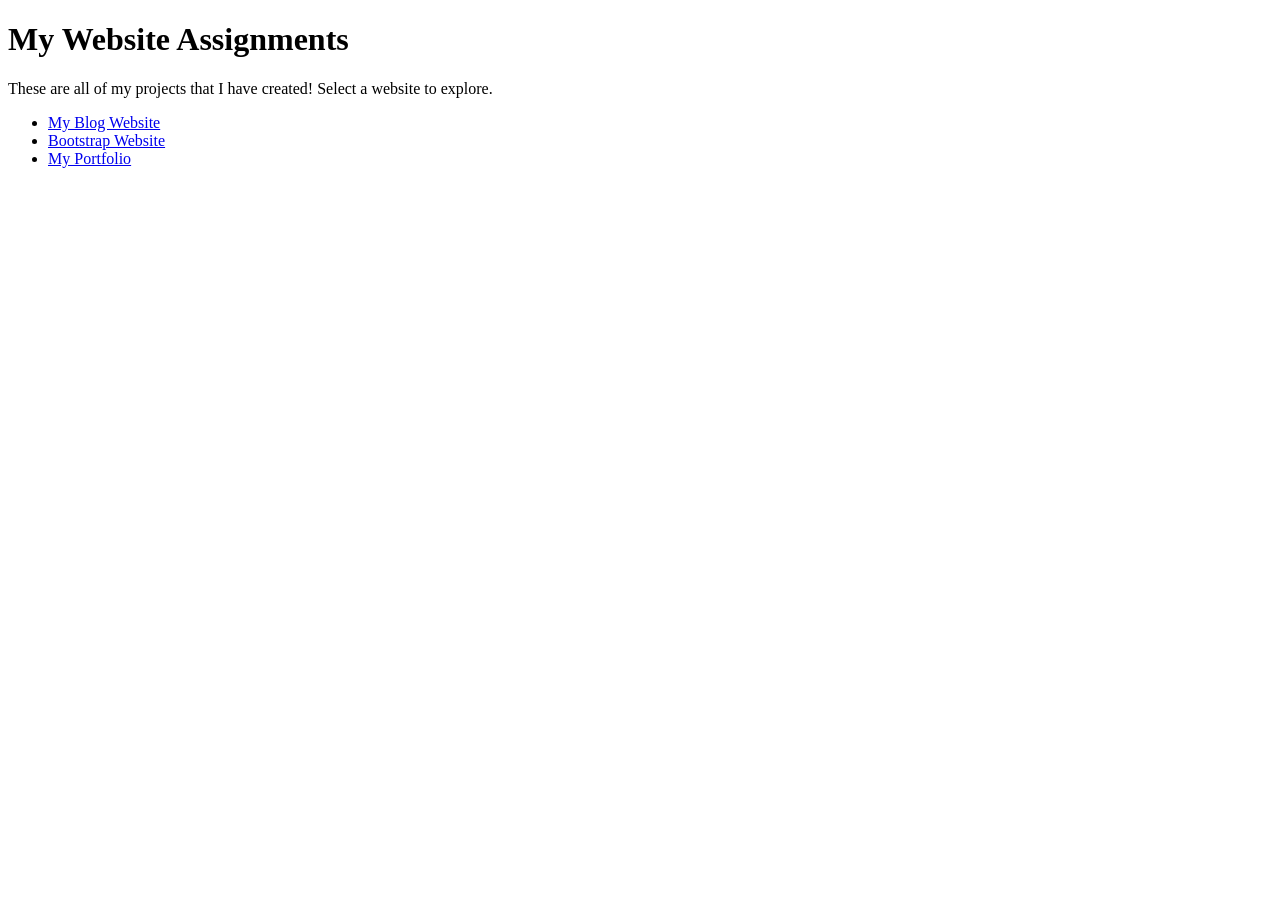
<file: index.html>
<!DOCTYPE html>
<html lang="en">
<head>
	<meta name="viewport" content="width=device-width, initial-scale=1.0">
	<title>My Website Portfolio</title>
</head>

<body>
	<h1>My Website Assignments</h1>
	<p> These are all of my projects that I have created! Select a website to explore.</p>
	
	<ul>
		<li><a href="fivepagews\index.html">My Blog Website</a></li>
		<li><a href="bootstrapws\index.html">Bootstrap Website</a></li>
		<li><a href="portfolio\index.html">My Portfolio</a></li>
	</ul>
	
</body>
</html>
</file>
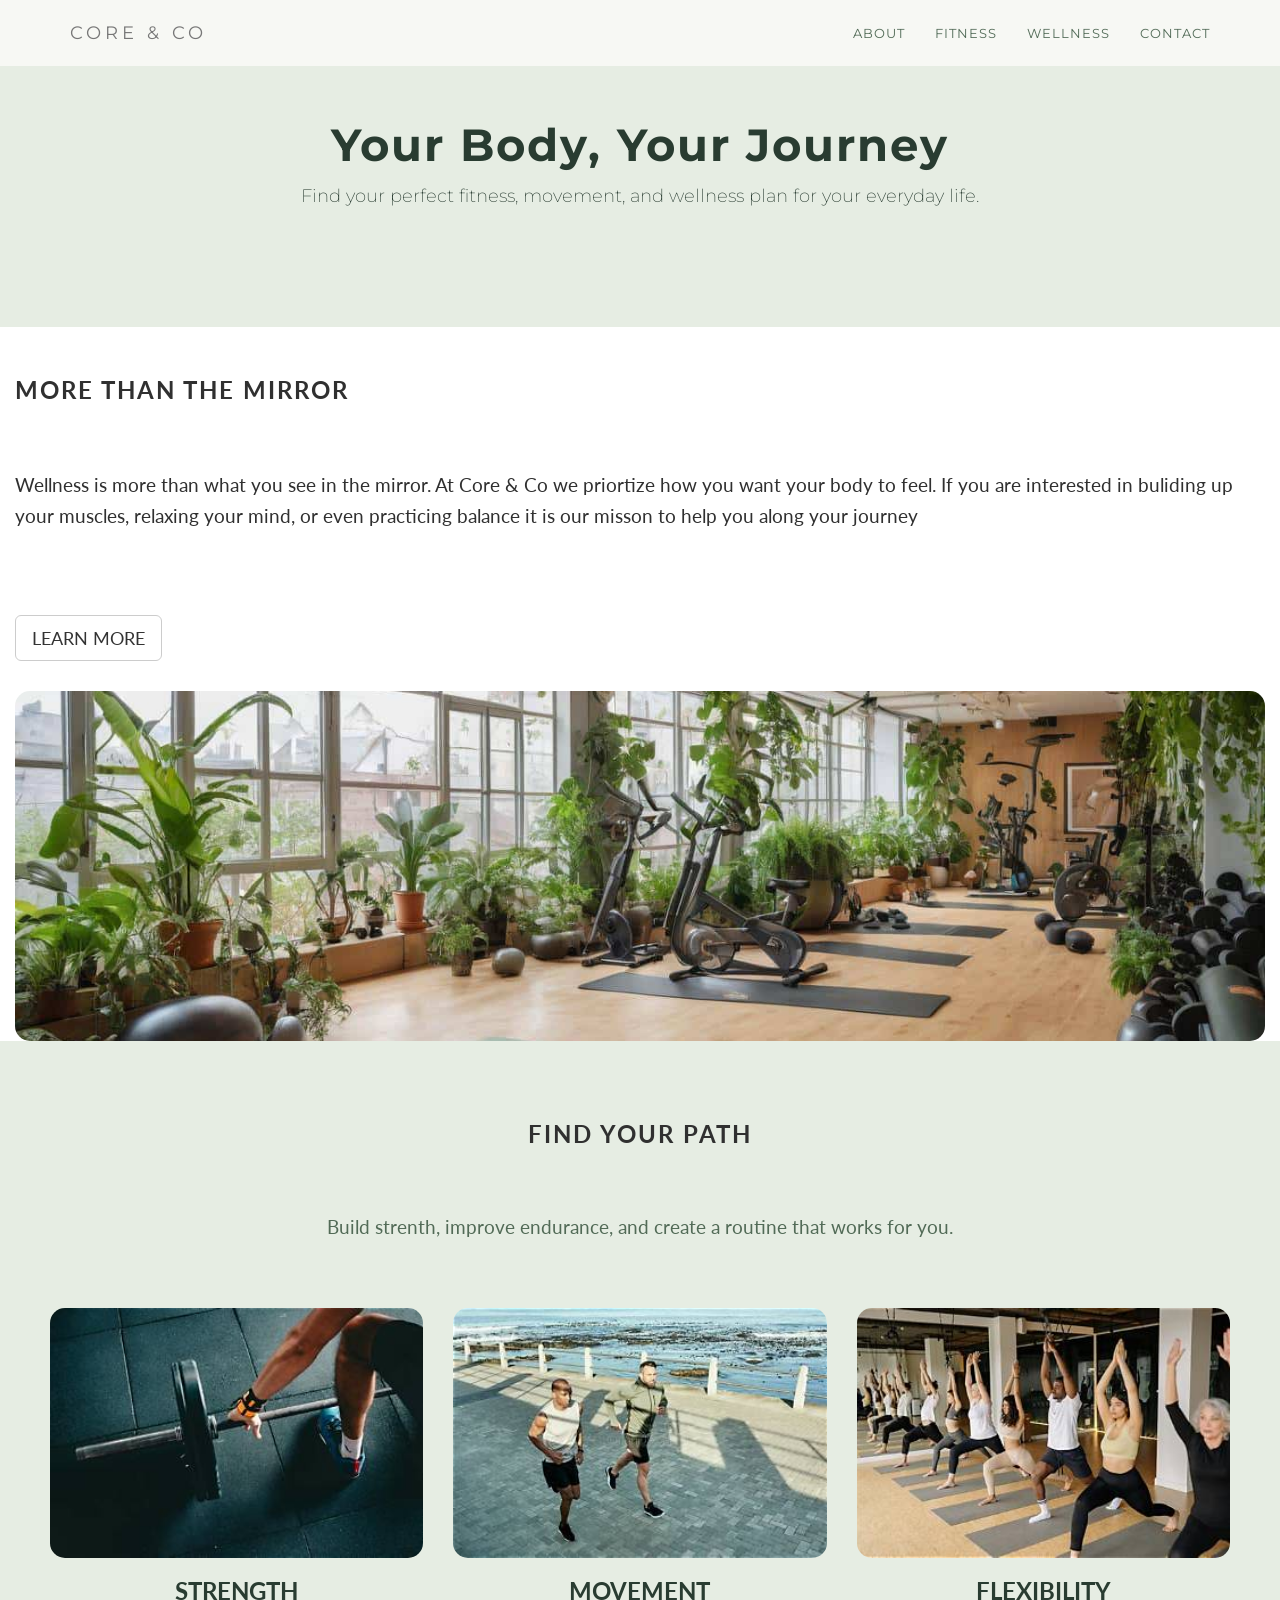
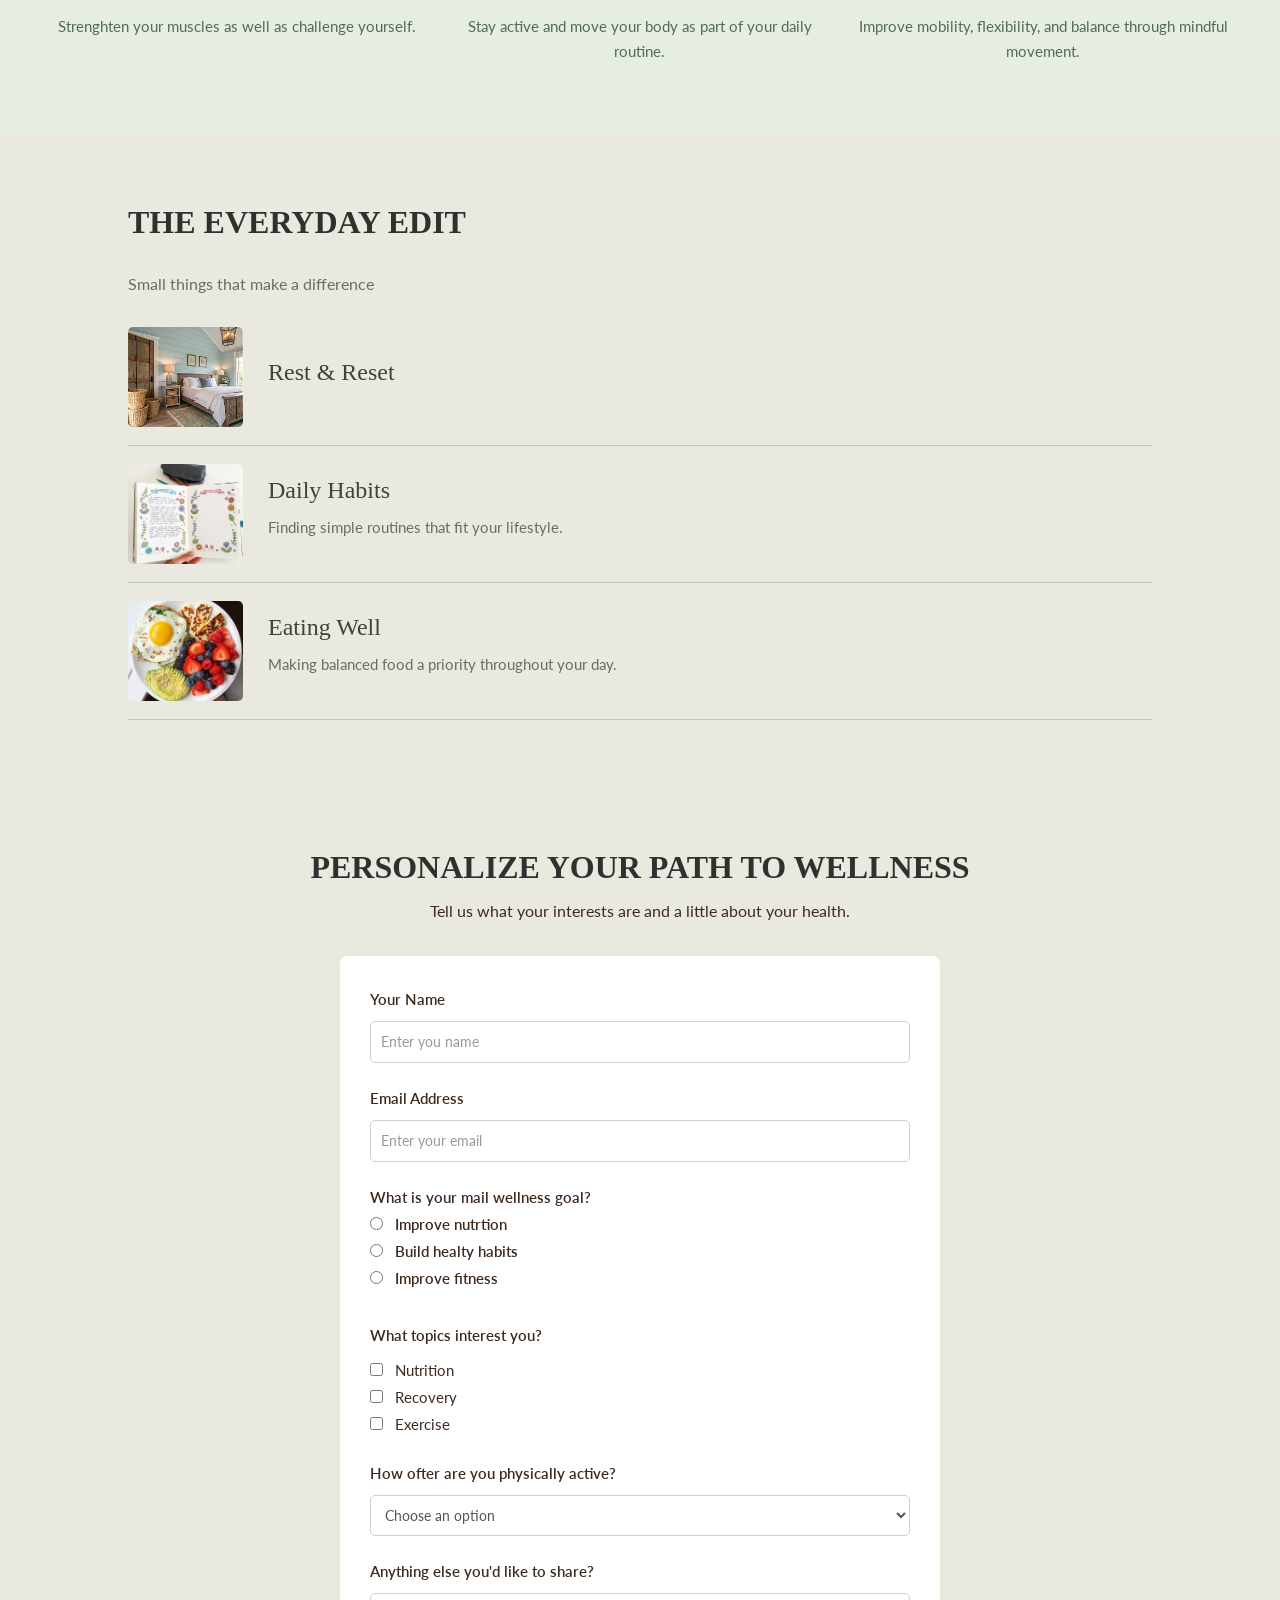
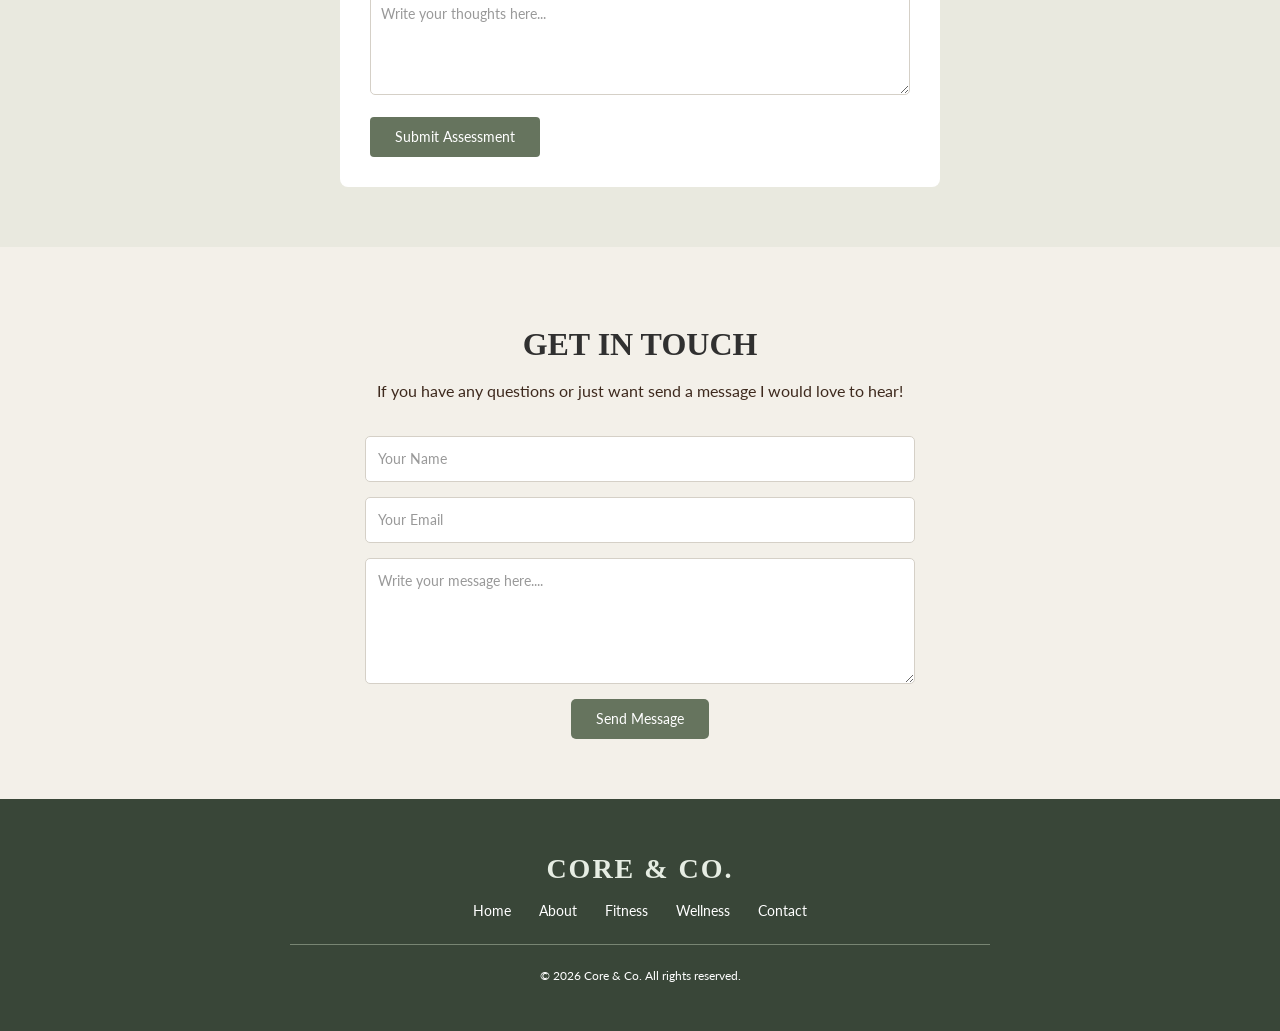
<file: bootstrapws/index.html>
<!DOCTYPE html>
<html lang="en">
<head>
  <!-- Theme Made By www.w3schools.com -->
  <title>Core & Co.</title>
  <meta charset="utf-8">
  <meta name="viewport" content="width=device-width, initial-scale=1">
  <link rel="stylesheet" href="https://maxcdn.bootstrapcdn.com/bootstrap/3.4.1/css/bootstrap.min.css">
  <link href="https://fonts.googleapis.com/css?family=Montserrat" rel="stylesheet">
  <link href="https://fonts.googleapis.com/css?family=Lato" rel="stylesheet">
  <link rel="stylesheet" href="style.css">
  <script src="https://ajax.googleapis.com/ajax/libs/jquery/3.7.1/jquery.min.js"></script>
  <script src="https://maxcdn.bootstrapcdn.com/bootstrap/3.4.1/js/bootstrap.min.js"></script>
  </head>
<body id="myPage" data-spy="scroll" data-target=".navbar" data-offset="60">

<nav class="navbar navbar-default navbar-fixed-top">
  <div class="container">
    <div class="navbar-header">
      <button type="button" class="navbar-toggle" data-toggle="collapse" data-target="#myNavbar">
        <span class="icon-bar"></span>
        <span class="icon-bar"></span>
        <span class="icon-bar"></span>                        
      </button>
      <a class="navbar-brand" href="#home">CORE & CO</a>
    </div>
    <div class="collapse navbar-collapse" id="myNavbar">
      <ul class="nav navbar-nav navbar-right">
        <li><a href="#about">ABOUT</a></li>
        <li><a href="#fitness">FITNESS</a></li>
        <li><a href="#wellness">WELLNESS</a></li>
        <li><a href="#contact">CONTACT</a></li>
      </ul>
    </div>
  </div>
</nav>

<div class="jumbotron text-center">
  <h1>Your Body, Your Journey</h1> 
  <p>Find your perfect fitness, movement, and wellness plan for your everyday life.</p> 
</div>

<!-- Container (About Section) -->
<div id="about" class="container-fluid">
  <div class="row">
    <div class="col-sm-12">
      <h2>More Than the Mirror</h2><br>
      <h4>Wellness is more than what you see in the mirror. At Core & Co we priortize how you want your body to feel. If you are interested in buliding up your muscles, relaxing your mind, or even practicing balance it is our misson to help you along your journey</h4><br>
      <br>
	  <a href="#wellness" class="btn btn-default btn-lg">LEARN MORE</a>
	<br>
      <img src="images/green.jpg" alt="Fitness" class="img-responsive">
    </div>
  </div>
</div>

<div id="fitness" class="container-fluid text-center">
      <h2>Find Your Path</h2><br>
      <h4> Build strenth, improve endurance, and create a routine that works for you.</h4><br>
	<div class="row">
		<div class="col-sm-4">
			<img src="images/strength.jpg" alt="Strength training" class="img-responsive">
			<h3>STRENGTH</h3>
			<p>Strenghten your muscles as well as challenge yourself. </p>
		</div>
		
		<div class="col-sm-4">
			<img src="images/running.jpg" alt="Running" class="img-responsive">
			<h3>MOVEMENT</h3>
			<p>Stay active and move your body as part of your daily routine.</p>
		</div>
		<div class="col-sm-4">
			<img src="images/yoga.jpg" alt="Yoga" class="img-responsive">
			<h3>FLEXIBILITY</h3>
			<p>Improve mobility, flexibility, and balance through mindful movement.</p>
		</div>
	</div>
</div>
<div id="wellness" class="container-fluid">

	<div class="wellness-heading">
		<h2>The Everyday Edit</h2>
		<p>Small things that make a difference</p>
	</div>
	<div class="wellness-topic">
		<img src="images/peacefulbedroom.jpg" alt="Peaceful Bedroom">
		<div class="wellness-text">
			<h3>Rest &amp; Reset</h3></p>
		</div>
	</div>


	<div class="wellness-topic">
		<img src="images/journaling.jpg" alt="Wellness journal">
		<div class="wellness-text">
			<h3>Daily Habits</h3>
			<p>Finding simple routines that fit your lifestyle.</p>
		</div>
	</div>
	<div class="wellness-topic">
		<img src="images/food.jpg" alt="Eating Well">
		<div class="wellness-text">
			<h3>Eating Well</h3>
			<p>Making balanced food a priority throughout your day.</p>
		</div>
	</div>
</div>
<div id="wellness-form" class="container-fluid">

	<div class="text-center">
		<h2>Personalize Your Path to Wellness</h2>
		<p>Tell us what your interests are and a little about your health.</p>
	</div>
	
	<form action="#" method="POST" autocomplete="on">
		<div class="form-group">
			<label for="wellness-name">Your Name</label>
			<input type="text" class="form-control"
			id="wellness-name" name="Name"
			placeholder="Enter you name" required>
		</div>
		
		<div class="form-group">
			<label for="wellness-email">Email Address</label>
			<input type="email" class="form-control"
			id="wellness-email" name="email"
			placeholder="Enter your email" required>
		</div>
		
		<div class="form-group">
			<label>What is your mail wellness goal?</labe>
			
			<div>
				<input type="radio" name="goal" value="nutrition" required>
				Improve nutrtion
			</div>
			
			<div>
				<input type="radio" name="goal" value="habits">
				Build healty habits
			</div>
			
			<div>
				<input type="radio" name="fitness">
				Improve fitness
			</div>
		</div>
		
		<div class="form-group">
			<label>What topics interest you?</label>
			
			<div>
				<input type="checkbox" name="interests" value="nutrition">
				Nutrition
			</div>
			
			<div>
				<input type="checkbox" name="interests" value="recovery">
				Recovery
			</div>
			
			<div>
				<input type="checkbox" name="interests" value="Exercise">
				Exercise
			</div>
		</div>
		
		<div class="form-group">
			<label for="activity">How ofter are you physically active?</label>
			
			<select class="form-control" id="activity" name="activity">
				<option value="">Choose an option</option>
				<option value="">Daily</option>
				<option value="">A few times a week</option>
				<option value="">Once a week</option>
				<option value="">Not very often</option>
			</select>
		</div>
		
		<div class="form-group">
			<label for="comments">Anything else you'd like to share?</label>
			<textarea class="form-control" id="comments"
			name="comments" rows="4" placeholder="Write your thoughts here..."
			maxlength="300"></textarea>
		</div>
		
		<button type="submit" class="btn btn-default">
			Submit Assessment
		</button>
		
	</form>
</div>
		
<div id="contact" class="container-fluid text-center">


	<h2> Get in Touch</h2>
	<p>If you have any questions or just want send a message I would love to hear!</p>
	
		<form>
			<div class="form-group">
				<input type="text" class="form-control"
				placeholder="Your Name">
			</div>
		
			<div class="form-group">
				<input type="email" class="form-control"
				placeholder="Your Email">
				</div>
		
			<div class="form-group">
				<textarea class="form-control" rows="5"
				placeholder="Write your message here...."></textarea>
			</div>
		
			<button type="button" class="btn btn-default">
				Send Message
			</button>
		</form>
</div>

<footer id="footer">
	<h2>Core & Co.</h2>
	<div class="footer-links">
		<a href="#home">Home</a>
		<a href="#about">About</a>
		<a href="#fitness">Fitness</a>
		<a href="#wellness">Wellness</a>
		<a href="#contact">Contact</a>
	</div>
	<hr>
	
	<p class="copyright">
		&copy; 2026 Core &amp; Co. All rights reserved.
	</p>
</footer>
<script>
$(document).ready(function(){
  // Add smooth scrolling to all links in navbar + footer link
  $(".navbar a, footer a[href='#myPage']").on('click', function(event) {
    // Make sure this.hash has a value before overriding default behavior
    if (this.hash !== "") {
      // Prevent default anchor click behavior
      event.preventDefault();

      // Store hash
      var hash = this.hash;

      // Using jQuery's animate() method to add smooth page scroll
      // The optional number (900) specifies the number of milliseconds it takes to scroll to the specified area
      $('html, body').animate({
        scrollTop: $(hash).offset().top
      }, 900, function(){
   
        // Add hash (#) to URL when done scrolling (default click behavior)
        window.location.hash = hash;
      });
    } // End if
  });
  
  $(window).scroll(function() {
    $(".slideanim").each(function(){
      var pos = $(this).offset().top;

      var winTop = $(window).scrollTop();
        if (pos < winTop + 600) {
          $(this).addClass("slide");
        }
    });
  });
})
</script>

</body>
</html>
</file>
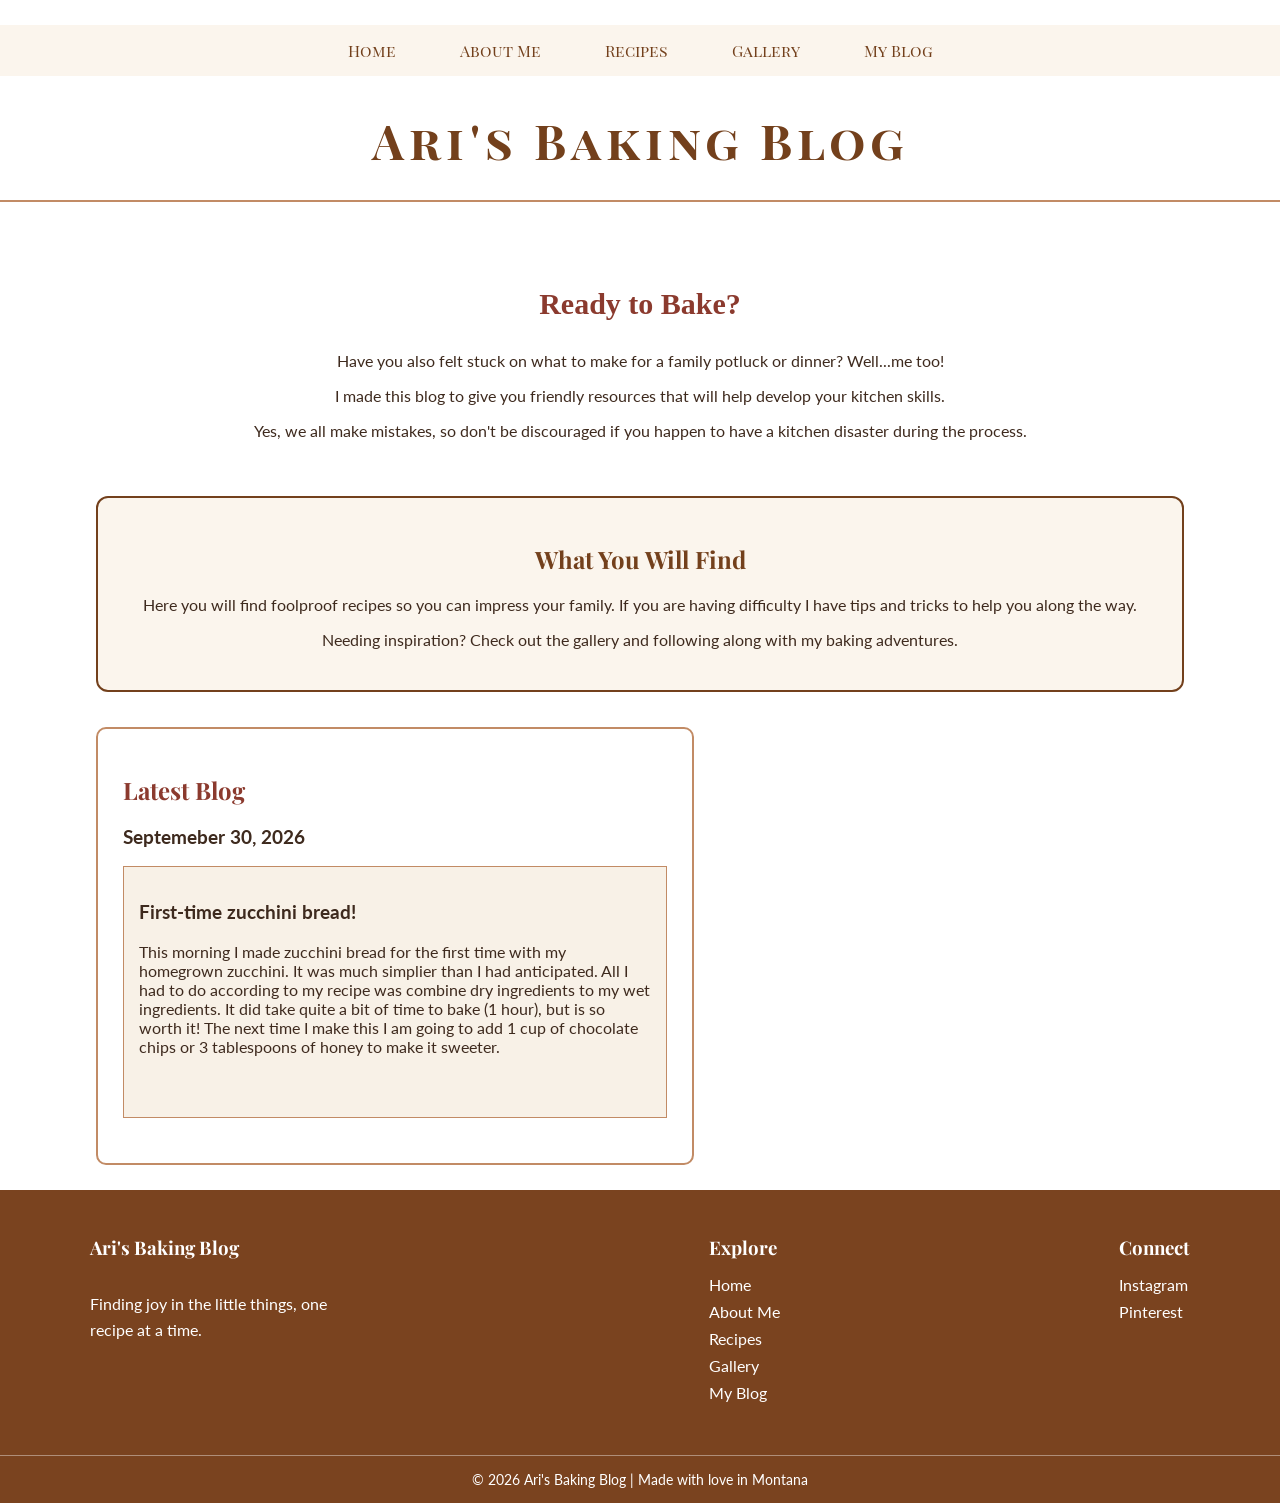
<file: fivepagews/index.html>
<!DOCTYPE html>
<html>

<head>
	<title>Ari's Baking Blog</title>
	
	<link rel="stylesheet" href="style.css">
	<link href="https://fonts.googleapis.com/css2?family=Playfair+Display+SC&display=swap" rel="stylesheet">

	<link href="https://fonts.googleapis.com/css2?family=Lato:wght@400;700&display=swap" rel="stylesheet">
	
	<link href="https://fonts.googleapis.com/css2?family=Playfair+Display:wght@400;500;600&display=swap" rel="stylesheet">


</head>

<body>
	<!-- HEADER -->
	<header>

		<!-- NAVIGATION -->
		<nav>
			<a href="index.html">Home</a>
			<a href="about.html">About Me</a>
			<a href="recipes.html">Recipes</a>
			<a href="gallery.html">Gallery</a>
			<a href="blog.html">My Blog</a>
			
		</nav>
		
		<h1>Ari's Baking Blog</h1>
		
	</header>
	
	<!-- MAIN CONTENT -->
	<main>
		
			<!-- INTRODUCTION -->
			<section class="intro">
			
				<h2>Ready to Bake?</h2>
				
				<p> Have you also felt stuck on what to make for a family potluck or dinner? Well...me too!</p>
				
				<p>I made this blog to give you friendly resources that will help develop your kitchen skills.</p>
				
				<p> Yes, we all make mistakes, so don't be discouraged if you happen to have a kitchen disaster during the process.</p>
			</section>
			
			<!-- WHAT YOU WILL FIND -->
			<section class="find-box">
			
				<h2>What You Will Find</h2>
				<p>Here you will find foolproof recipes so you can impress your family. If you are having difficulty I have tips and tricks to help you along the way. </p>
				
				<p>Needing inspiration? Check out the gallery and following along with my baking adventures.</p>
				
			</section>
			
			<section class="content-box">
				<h2>Latest Blog</h2>
				
				<h3>Septemeber 30, 2026</h3>
				
				<div class="blog-scroll">
				
					<h3>First-time zucchini bread!</h3>
					<p>
						This morning I made zucchini bread for the first time with my homegrown zucchini. It was much simplier than I had anticipated. All I had to do according to my recipe was
						combine dry ingredients to my wet ingredients. It did take quite a bit of time to bake (1 hour), but is so worth it! The next time I make this I am going to add 1 cup
						of chocolate chips or 3 tablespoons of honey to make it sweeter.
					</p>
				</div>
			
	</main>
	<!-- FOOTER -->
	<footer>

		<div class="footer-content">

			<div class="footer-section">
				<h3>Ari's Baking Blog</h3>

				<p>
					Finding joy in the little things,
                one recipe at a time.
				</p>
			</div>
	

			<div class="footer-section">
				<h3>Explore</h3>

				<a href="index.html">Home</a>
				<a href="about.html">About Me</a>
				<a href="recipes.html">Recipes</a>
				<a href="gallery.html">Gallery</a>
				<a href="blog.html">My Blog</a>
			</div>


			<div class="footer-section">
				<h3>Connect</h3>

				<a href="#">Instagram</a>
				<a href="https://pin.it/1eMkqSlVN"target="_blank">Pinterest</a>
			</div> 

		</div>


		<div class="footer-bottom">

			<p>
				&copy; 2026 Ari's Baking Blog |
				Made with love in Montana
			</p>

		</div>

	</footer>
</body>
</html>
</file>
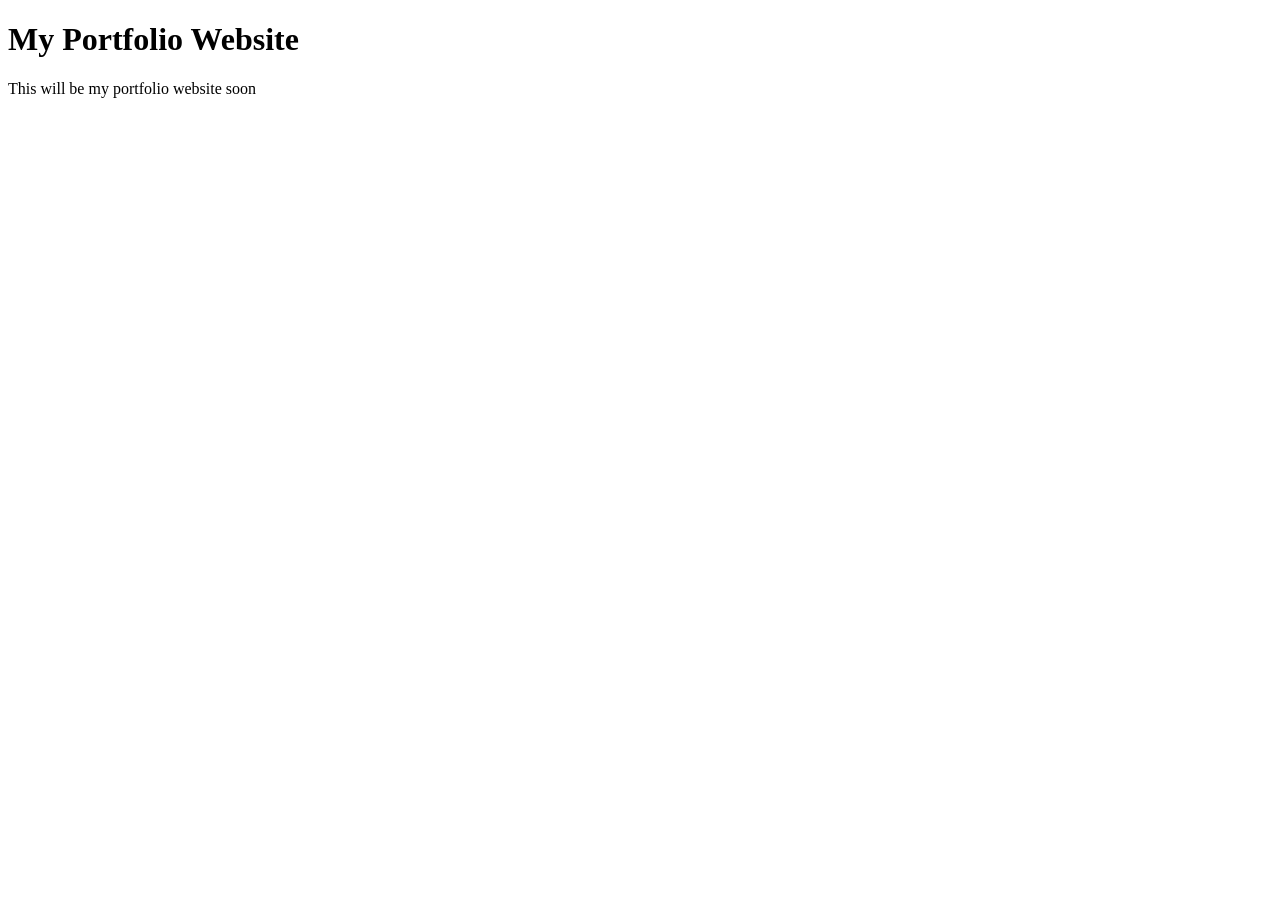
<file: portfolio/index.html>
<!DOCTYPE html>
<html lang="en">
<head>
	<meta name="viewport" content="width=device-width, initial-scale=1.0">
	<title>Portfolio</title>
</head>

<body>
	<h1>My Portfolio Website</h1>
	<p> This will be my portfolio website soon</p>
	
	
</body>
</html>
</file>
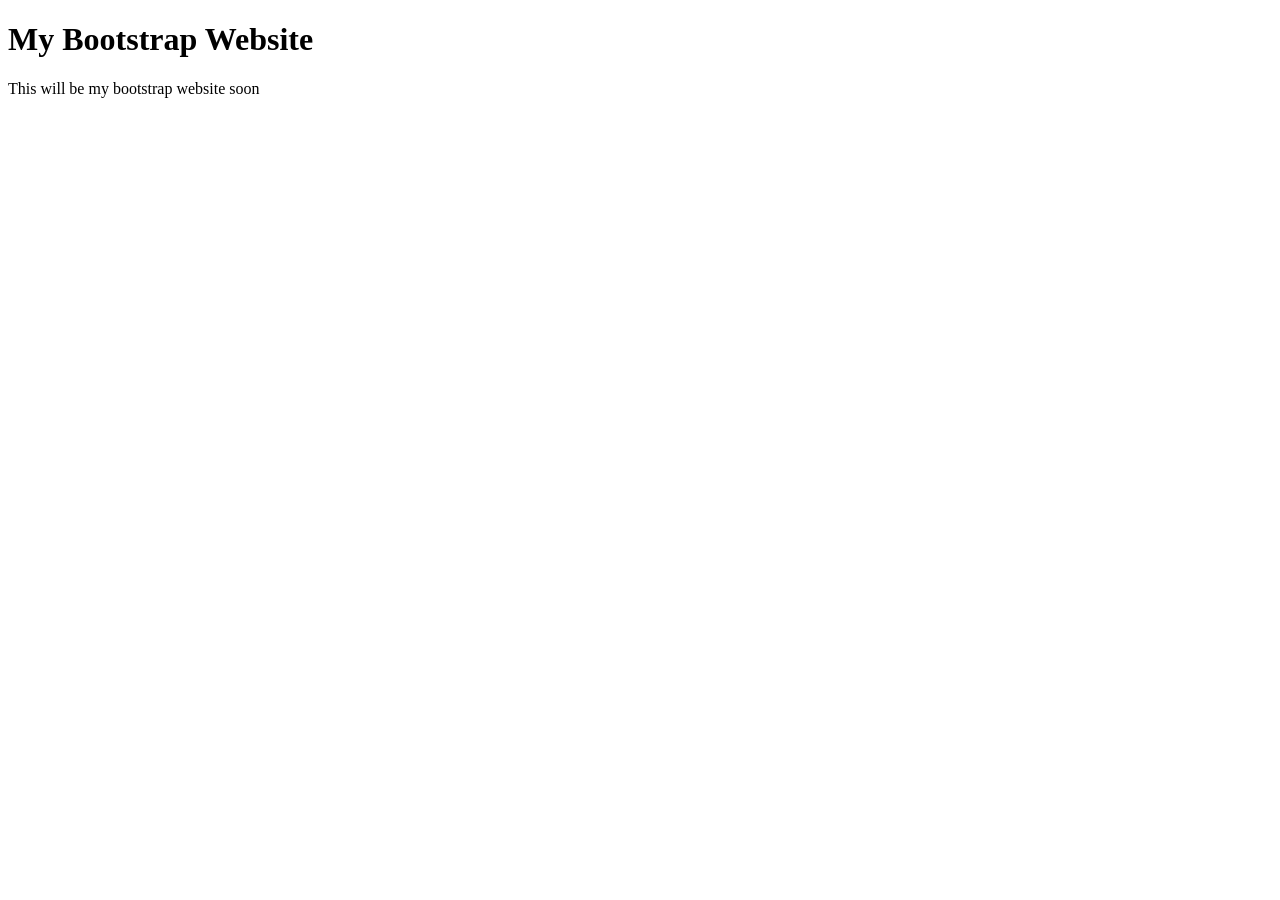
<file: bootstrapws/bootstrap.html>
<!DOCTYPE html>
<html lang="en">
<head>
	<meta name="viewport" content="width=device-width, initial-scale=1.0">
	<title>Bootstrap</title>
</head>

<body>
	<h1>My Bootstrap Website</h1>
	<p> This will be my bootstrap website soon</p>
	
	
</body>
</html>
</file>
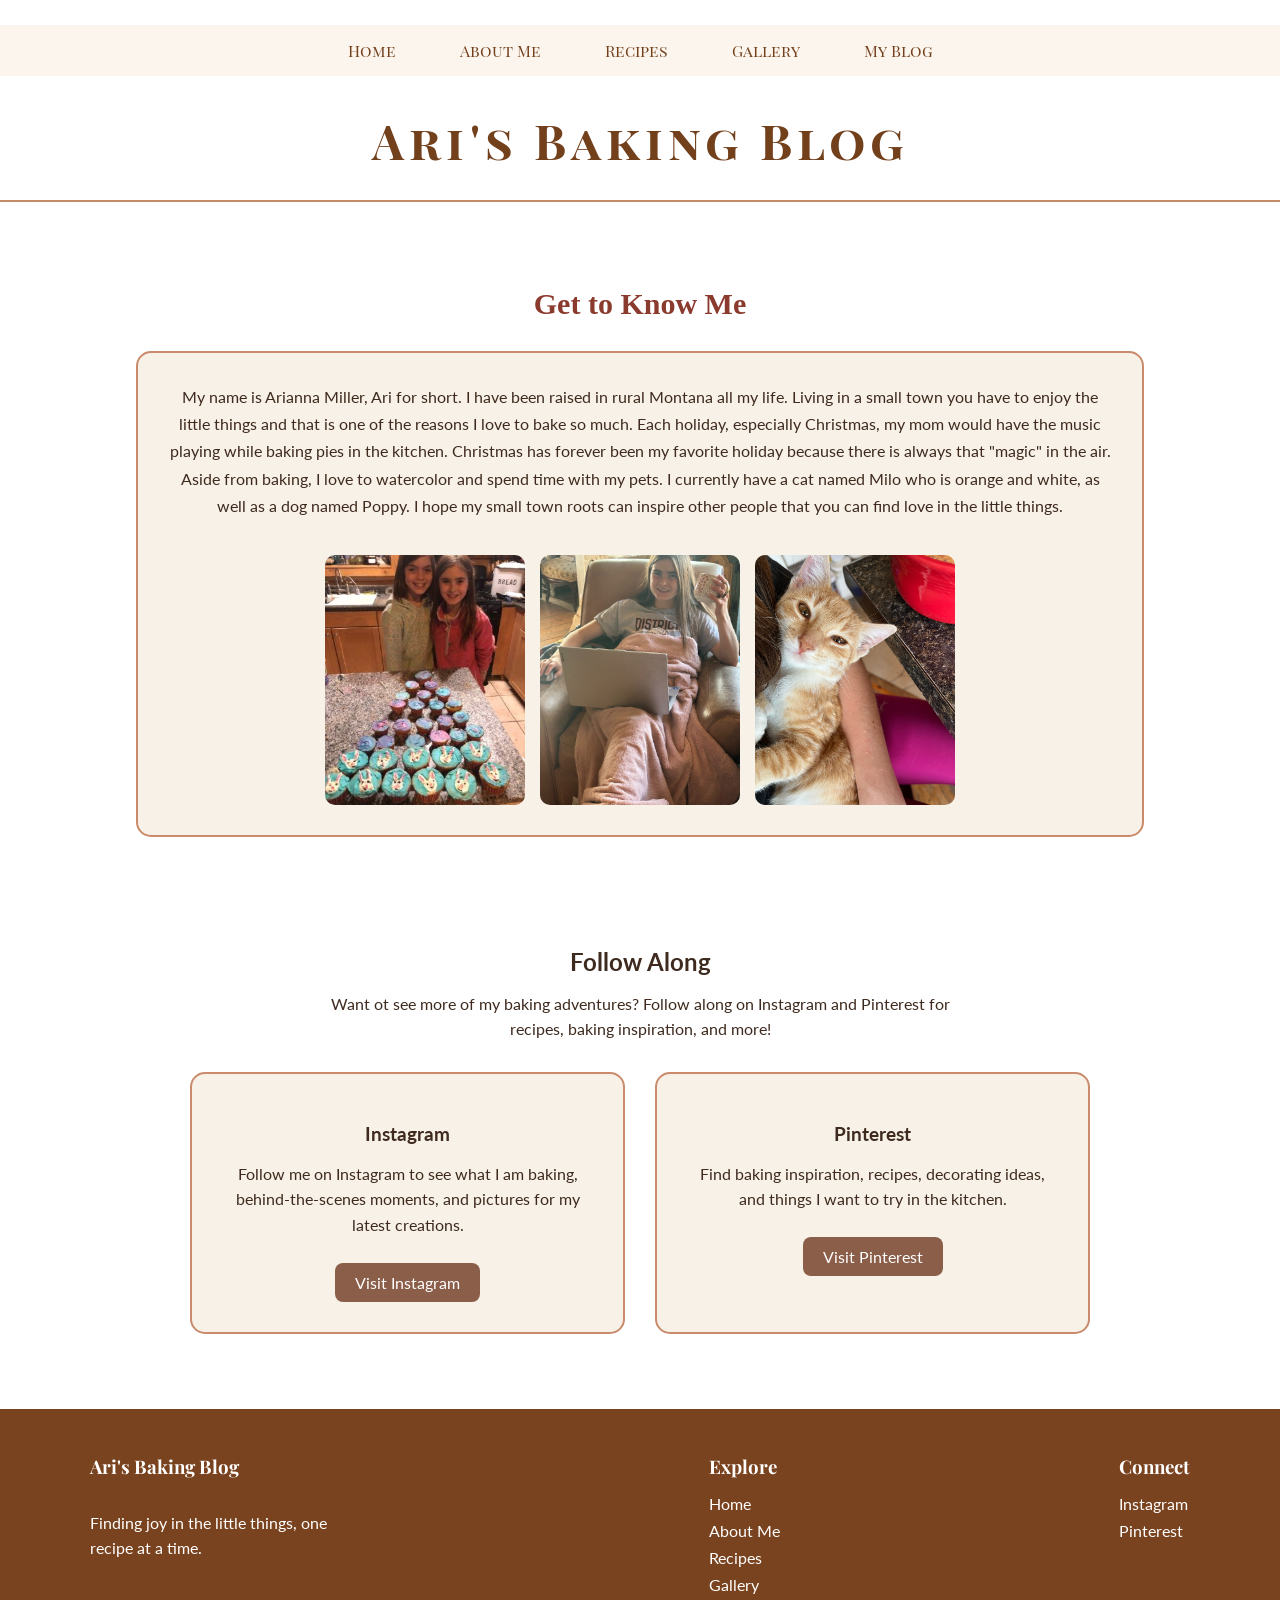
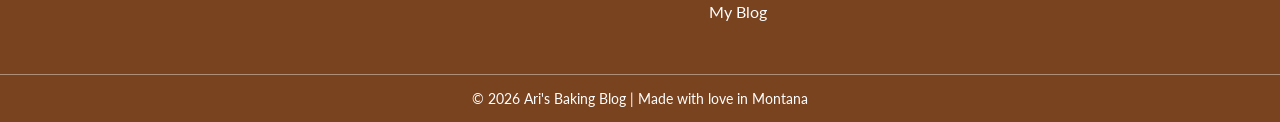
<file: fivepagews/about.html>
<!DOCTYPE html>
<html lang="en-US">

<head>
	<title>Ari's Baking Blog</title>
	
	<link rel="stylesheet" href="style.css">
	<link href="https://fonts.googleapis.com/css2?family=Playfair+Display+SC&display=swap" rel="stylesheet">

	<link href="https://fonts.googleapis.com/css2?family=Lato:wght@400;700&display=swap" rel="stylesheet">
	
<link href="https://fonts.googleapis.com/css2?family=Playfair+Display:wght@400;500;600&display=swap" rel="stylesheet">


</head>

<body>
	<!-- HEADER -->
	<header>

		<!-- NAVIGATION -->
		<nav>
			<a href="index.html">Home</a>
			<a href="about.html">About Me</a>
			<a href="recipes.html">Recipes</a>
			<a href="gallery.html">Gallery</a>
			<a href="blog.html">My Blog</a>
			
		</nav>
		
		<h1>Ari's Baking Blog</h1>
		
	</header>
	
	<!-- MAIN CONTENT -->
	<main>
		
			<!-- INTRODUCTION -->
			<section class="intro">
			
				<h2>Get to Know Me</h2>
				
				<div class="intro-box">
			
					
					<div class="intro-text">
						<p>
						My name is Arianna Miller, Ari for short. I have been
						raised in rural Montana all my life. Living in a small 
						town you have to enjoy the little things and that is one 
						of the reasons I love to bake so much. Each holiday, especially Christmas, my mom would have the music 
						playing while baking pies in the kitchen. Christmas has 
						forever been my favorite holiday because there is always 
						that "magic" in the air. Aside from baking, I love to 
						watercolor and spend time with my pets. I currently have 
						a cat named Milo who is orange and white, as well as a dog 
						named Poppy. I hope my small town roots can inspire other 
						people that you can find love in the little things.
						</p>
					</div>
					<div class="intro-images">
						<img src="images/IMG_7561.jpg" alt="My sister and I with cupcakes">
						<img src="images/IMG_0195.jpg" alt="Me">
						<img src="images/IMG_5605.JPG" alt="Milo my cat">
					</div>
				
				</div>
			</section>
			
			<!-- SOCIALS -->
			<section class="socials">
			
				<h2>Follow Along</h2>
				
				<p class="social-intro">
				Want ot see more of my baking adventures? Follow along on Instagram and Pinterest for recipes, baking inspiration, and more!
				</p>
				
				<div class="social-boxes">
				
					<div class="social-card">
						<h3>Instagram</h3>
						<p>
							Follow me on Instagram to see what I am baking, behind-the-scenes moments, and pictures for my latest creations.
						</p>
						<a href="#" class="social-button">Visit Instagram</a>
					</div>
					
					<div class="social-card">
						<h3>Pinterest</h3>
						<p>
							Find baking inspiration, recipes, decorating ideas, and things I want to try in the kitchen.
						</p>
						<a <a href="https://pin.it/1eMkqSlVN"target="_blank" class="social-button">Visit Pinterest</a>
					</div>
				</div>
			</section>
	</main>
		<!-- FOOTER -->
	<footer>

		<div class="footer-content">

			<div class="footer-section">
				<h3>Ari's Baking Blog</h3>

				<p>
					Finding joy in the little things,
                one recipe at a time.
				</p>
			</div>
	

			<div class="footer-section">
				<h3>Explore</h3>

				<a href="index.html">Home</a>
				<a href="about.html">About Me</a>
				<a href="recipes.html">Recipes</a>
				<a href="gallery.html">Gallery</a>
				<a href="blog.html">My Blog</a>
			</div>


			<div class="footer-section">
				<h3>Connect</h3>

				<a href="#">Instagram</a>
				<a href="https://pin.it/1eMkqSlVN"target="_blank">Pinterest</a>
			</div>

		</div>


		<div class="footer-bottom">

			<p>
				&copy; 2026 Ari's Baking Blog |
				Made with love in Montana
			</p>

		</div>
	</footer>
</body>
</html>
</file>
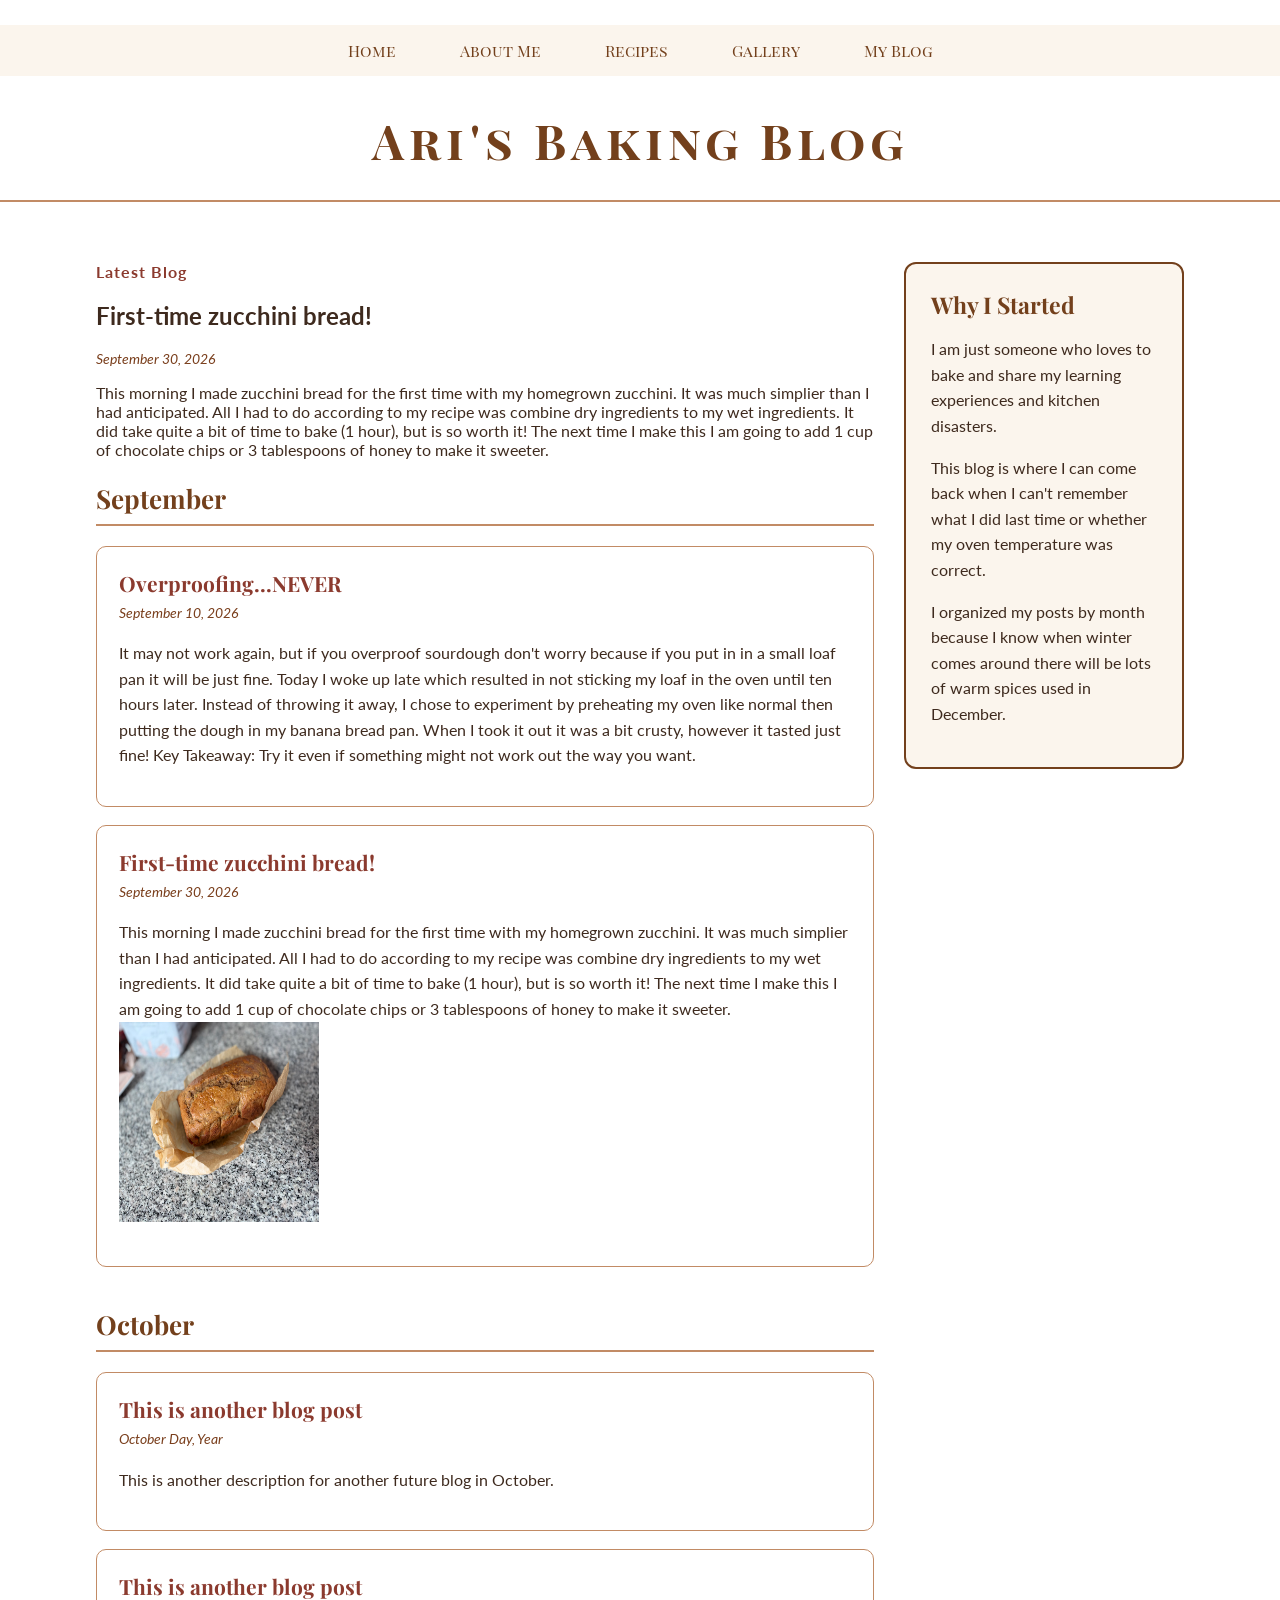
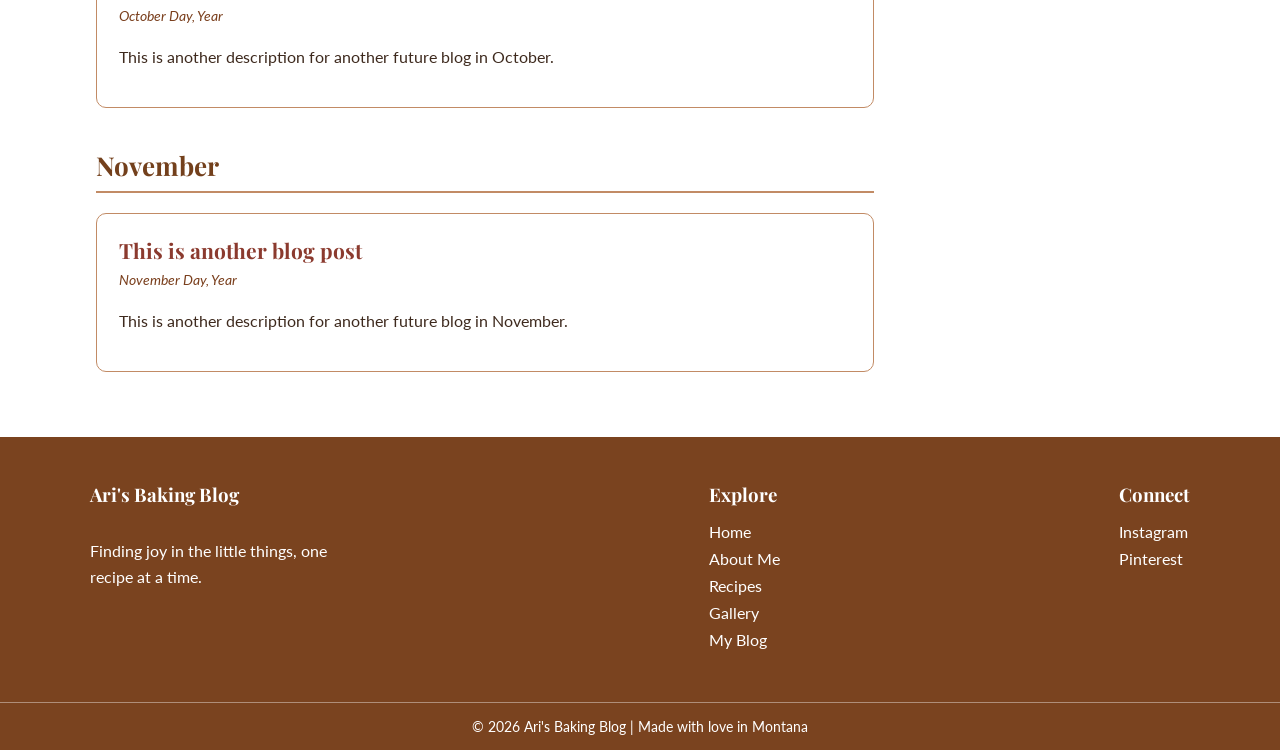
<file: fivepagews/blog.html>
<!DOCTYPE html>
<html lang="eng-US">

<head>
	<title>Ari's Baking Blog</title>
	
	<link rel="stylesheet" href="style.css">
	<link href="https://fonts.googleapis.com/css2?family=Playfair+Display+SC&display=swap" rel="stylesheet">

	<link href="https://fonts.googleapis.com/css2?family=Lato:wght@400;700&display=swap" rel="stylesheet">
	
<link href="https://fonts.googleapis.com/css2?family=Playfair+Display:wght@400;500;600&display=swap" rel="stylesheet">


</head>

<body>
	<!-- HEADER -->
	<header>

		<!-- NAVIGATION -->
		<nav>
			<a href="index.html">Home</a>
			<a href="about.html">About Me</a>
			<a href="recipes.html">Recipes</a>
			<a href="gallery.html">Gallery</a>
			<a href="blog.html">My Blog</a>
			
		</nav>
		
		<h1>Ari's Baking Blog</h1>
		
	</header>
	<!-- MAIN CONTENT -->
	<main>
			<!-- BLOG LAYOUT -->
			<div class="blog-layout">
			
				<!-- BLOG POSTS -->
				<div class="blog-posts">
				
					<!-- LATEST BLOG -->
					<section class="latest blog">
					<p class="blog-label"> Latest Blog</p>
					
					<h2>First-time zucchini bread!</h2>
					<p class="blog-date">
						September 30, 2026
					</p>
					
					<p>
						This morning I made zucchini bread for the first time with my homegrown zucchini. It was much simplier than 
						I had anticipated. All I had to do according to my recipe was combine dry ingredients to my wet ingredients. 
						It did take quite a bit of time to bake (1 hour), but is so worth it! The next time I make this I am going to 
						add 1 cup of chocolate chips or 3 tablespoons of honey to make it sweeter. 
				
					</p
					</section>
					
					<!-- SEPTEMBER -->
					<section class="month-section">
						<h2>September</h2>
						
						<!-- BLOG POST -->
				
						<article class="blog-post">
							<h3>Overproofing...NEVER</h3>
							<p class="blog-date">
								September 10, 2026
							</p>
							<p>
								It may not work again, but if you overproof sourdough don't worry because if you put in in a small loaf pan it will be just 
								fine. Today I woke up late which resulted in not sticking my loaf in the oven until ten hours later. Instead of throwing it away,
								I chose to experiment by preheating my oven like normal then putting the dough in my banana bread pan. When I took it out it was a 
								bit crusty, however it tasted just fine! Key Takeaway: Try it even if something might not work out the way you want.
							</p>
						</article>
						<article class="blog-post">
							<h3>First-time zucchini bread!</h3>
							
							<p class="blog-date">
								September 30, 2026
							</p>
							
							<p>
								This morning I made zucchini bread for the first time with my homegrown zucchini. It was much simplier than 
								I had anticipated. All I had to do according to my recipe was combine dry ingredients to my wet ingredients. 
								It did take quite a bit of time to bake (1 hour), but is so worth it! The next time I make this I am going to 
								add 1 cup of chocolate chips or 3 tablespoons of honey to make it sweeter. 
								<img src="images/IMG_0851.jpeg" alt="zucchini bread" style="width:200px; height:200px">
							</p>
						</article>
					</section>

					<!-- OCTOBER -->
					<section class="month-section">
						<h2>October</h2>
						
						<!-- BLOG POST -->
						<article class="blog-post">
						
							<h3>This is another blog post</h3>
							
							<p class="blog-date">
								October Day, Year
							</p>
							
							<p>
								This is another description for another future blog in October.
							</p>
							
						</article>
						
						
						<!-- BLOG POST -->
						<article class="blog-post">
						
							<h3>This is another blog post</h3>
							
							<p class="blog-date">
								October Day, Year
							</p>
							
							<p>
								This is another description for another future blog in October.
							</p>
							
						</article>
					</section>
						
						<!-- NOVEMBER -->
					<section class="month-section">
					
						<h2>November</h2>
						
						
						<article class="blog-post">
						
							<h3>This is another blog post</h3>
							
							<p class="blog-date">
								November Day, Year
							</p>
							
							<p>
								This is another description for another future blog in November.
							</p>
							
						</article>
					</section>
				</div>
				
				<!-- BIO SIDEBAR -->
				<aside class="blog-bio">
					<h3>Why I Started</h3>
					
					<p>
						I am just someone who loves to bake and share my learning experiences and kitchen disasters.
					</p>
					
					<p> 
						This blog is where I can come back when I can't remember what I did last time or whether my oven temperature was correct.
					</p>
					
					<p>
						I organized my posts by month because I know when winter comes around there will be lots of warm spices used in December.
					</p>
					
				</aside>
				
			</div>
	</main>
						
						
	
	<!-- FOOTER -->
	<footer>

		<div class="footer-content">

			<div class="footer-section">
				<h3>Ari's Baking Blog</h3>

				<p>
					Finding joy in the little things,
                one recipe at a time.
				</p>
			</div>
	

			<div class="footer-section">
				<h3>Explore</h3>

				<a href="index.html">Home</a>
				<a href="about.html">About Me</a>
				<a href="recipes.html">Recipes</a>
				<a href="gallery.html">Gallery</a>
				<a href="blog.html">My Blog</a>
			</div>


			<div class="footer-section">
				<h3>Connect</h3>

				<a href="#">Instagram</a>
				<a href="https://pin.it/1eMkqSlVN"target="_blank">Pinterest</a>
			</div>

		</div>


		<div class="footer-bottom">

			<p>
				&copy; 2026 Ari's Baking Blog |
				Made with love in Montana
			</p>

		</div>

	</footer>
</body>
</html>
</file>
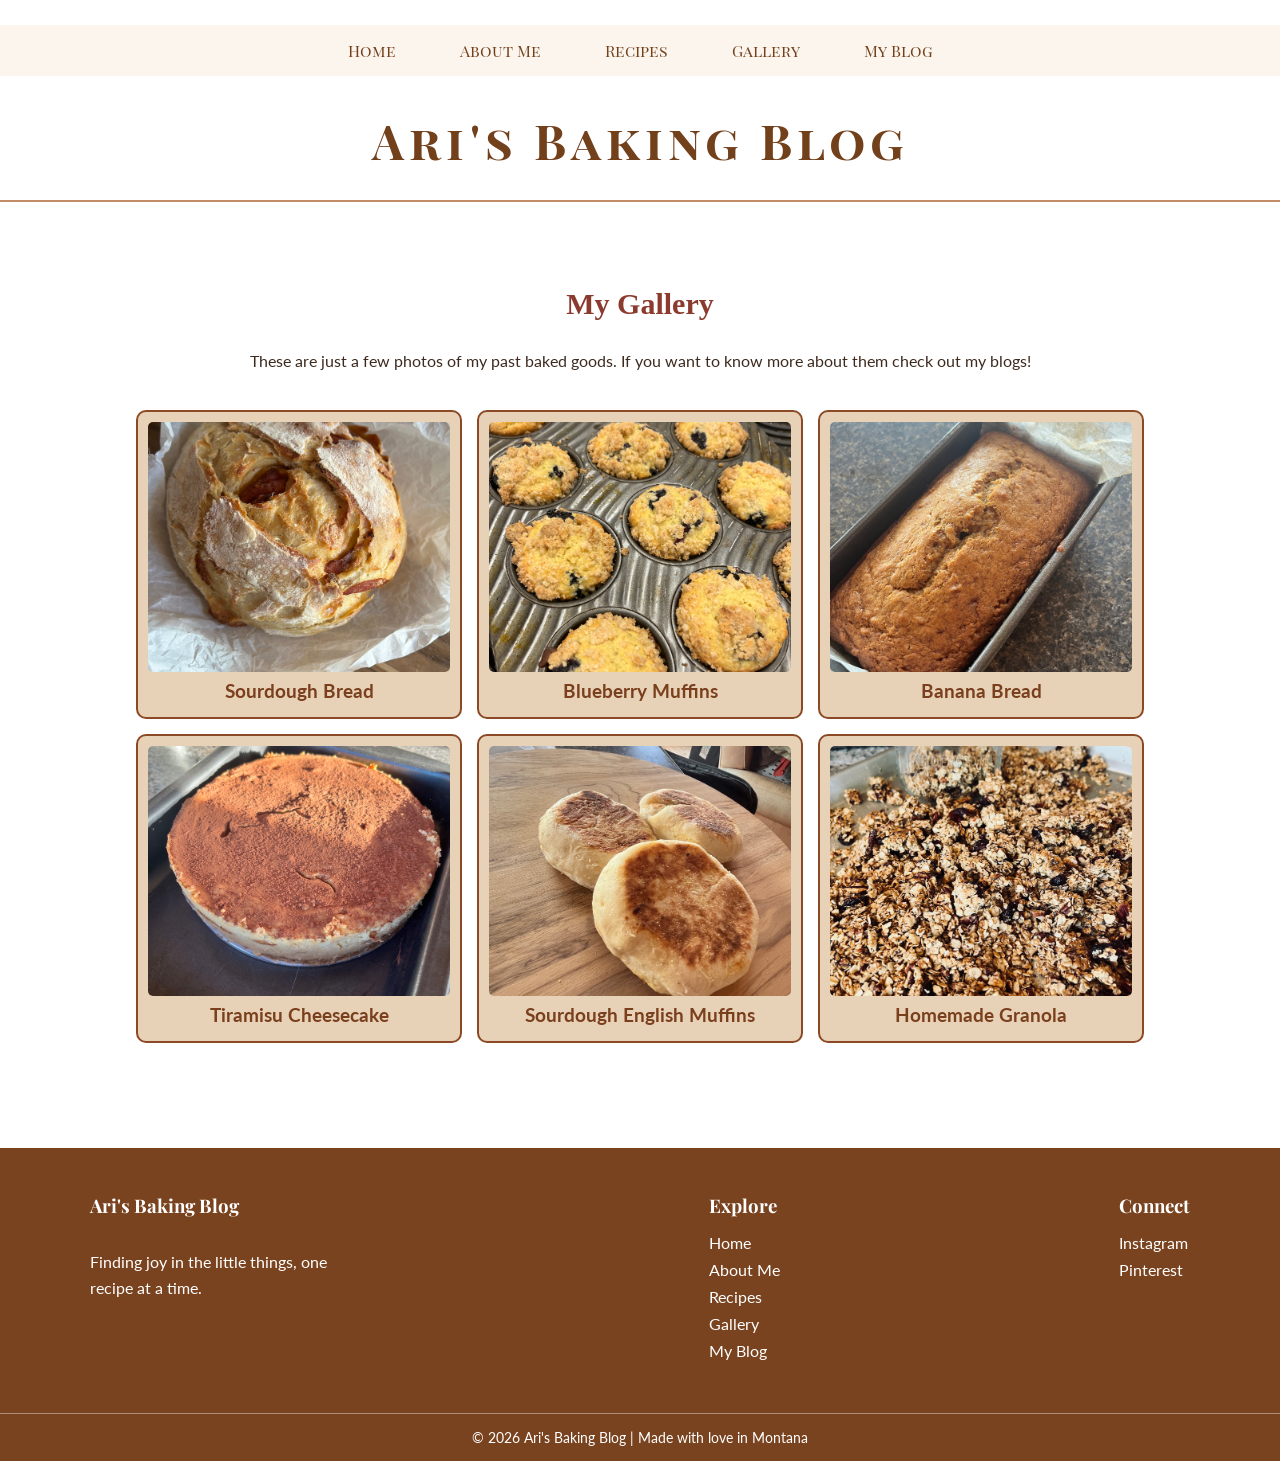
<file: fivepagews/gallery.html>
<!DOCTYPE html>
<html lang="en-US">

<head>
	<title>Ari's Baking Blog</title>
	
	<link rel="stylesheet" href="style.css">
	<link href="https://fonts.googleapis.com/css2?family=Playfair+Display+SC&display=swap" rel="stylesheet">

	<link href="https://fonts.googleapis.com/css2?family=Lato:wght@400;700&display=swap" rel="stylesheet">
	
	<link href="https://fonts.googleapis.com/css2?family=Playfair+Display:wght@400;500;600&display=swap" rel="stylesheet">


</head>

<body>
	<!-- HEADER -->
	<header>

		<!-- NAVIGATION -->
		<nav>
			<a href="index.html">Home</a>
			<a href="about.html">About Me</a>
			<a href="recipes.html">Recipes</a>
			<a href="gallery.html">Gallery</a>
			<a href="blog.html">My Blog</a>
			
		</nav>
		
		<h1>Ari's Baking Blog</h1>
		
	</header>
	<!-- MAIN CONTENT -->
	<main>
		<!--INTRODUCTION -->
		<section class="intro">
			<h2>My Gallery</h2>
			<p> 
				These are just a few photos of my past baked goods.
				If you want to know more about them check out my blogs!
			</p>
		<!-- GALLERY PHOTOS -->
		<div class="gallery-grid">
		
		
			<!-- PHOTO 1 -->
			<div class="gallery-item">
				<img src="images/IMG_8189.jpeg" alt="Sourdough Bread">
				
				<h3>Sourdough Bread</h3>
			</div>
			
			<!--PHOTO 2 -->
			<div class="gallery-item">
				<img src="images/IMG_4774.JPG" alt="Blueberry Muffins">
				
				<h3>Blueberry Muffins</h3>
				
			</div>
			
			<!-- PHOTO 3 -->
			<div class="gallery-item">
				<img src="images/IMG_5454.JPG" alt="Banana Bread">
				
				<h3>Banana Bread</h3>
			</div>
			
			<!-- PHOTO 4 -->
			<div class="gallery-item">
				<img src="images/IMG_4989.JPG" alt="Tiramisu Cheesecake">
				
				<h3>Tiramisu Cheesecake</h3>
			
			</div>
			
			<!-- PHOTO 5 -->
			<div class="gallery-item">
				<img src="images/IMG_5291.JPG" alt="English Muffins">
				
				<h3>Sourdough English Muffins</h3>
			</div>
			
			<!-- PHOTO 6 -->
			<div class="gallery-item">
				<img src="images/IMG_4543.jpg" alt="Granola">
				
				<h3>Homemade Granola</h3>
			</div>
		</div>
		</section>
	</main>
	<!-- FOOTER -->
	<footer>

		<div class="footer-content">

			<div class="footer-section">
				<h3>Ari's Baking Blog</h3>

				<p>
					Finding joy in the little things,
                one recipe at a time.
				</p>
			</div>
	

			<div class="footer-section">
				<h3>Explore</h3>

				<a href="index.html">Home</a>
				<a href="about.html">About Me</a>
				<a href="recipes.html">Recipes</a>
				<a href="gallery.html">Gallery</a>
				<a href="blog.html">My Blog</a>
			</div>


			<div class="footer-section">
				<h3>Connect</h3>

				<a href="#">Instagram</a>
				<a href="https://pin.it/1eMkqSlVN"target="_blank">Pinterest</a>
			</div>

		</div>


		<div class="footer-bottom">

			<p>
				&copy; 2026 Ari's Baking Blog |
				Made with love in Montana
			</p>

		</div>

	</footer>
</body>
</html>
</file>
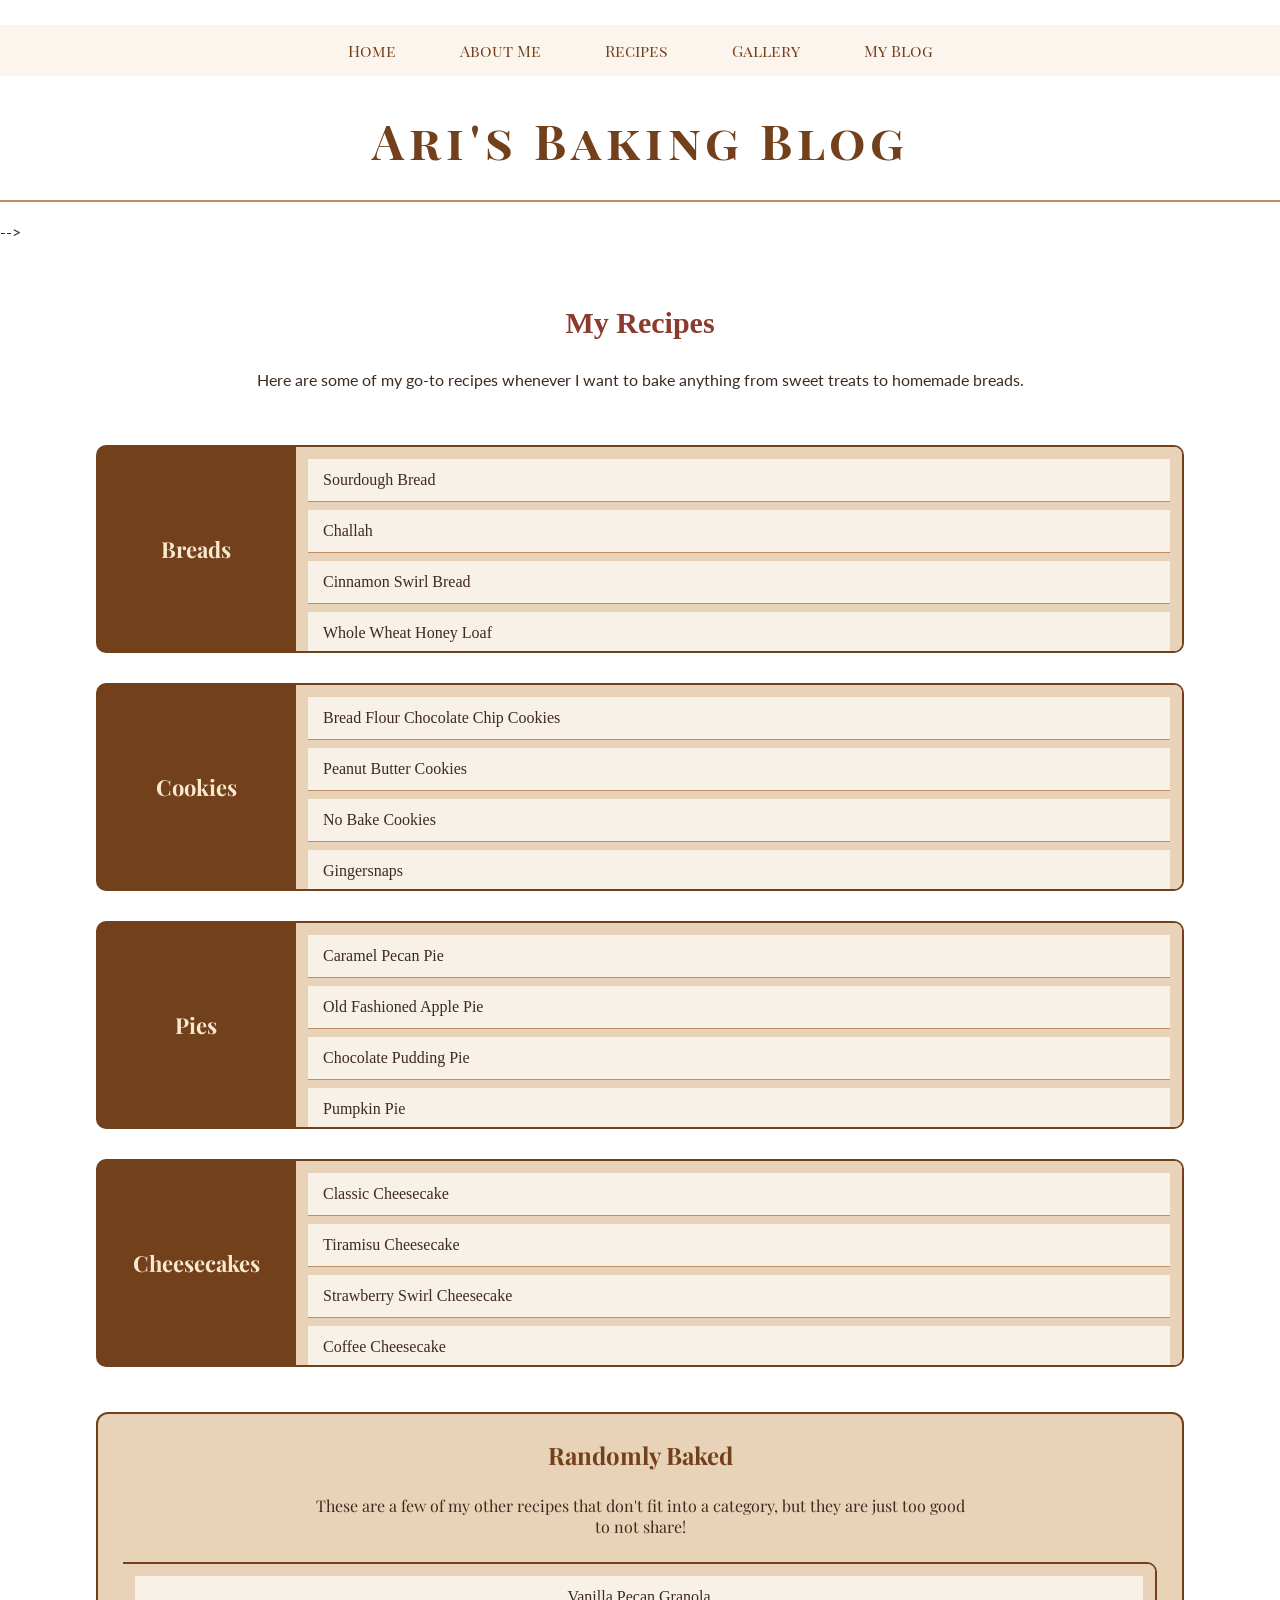
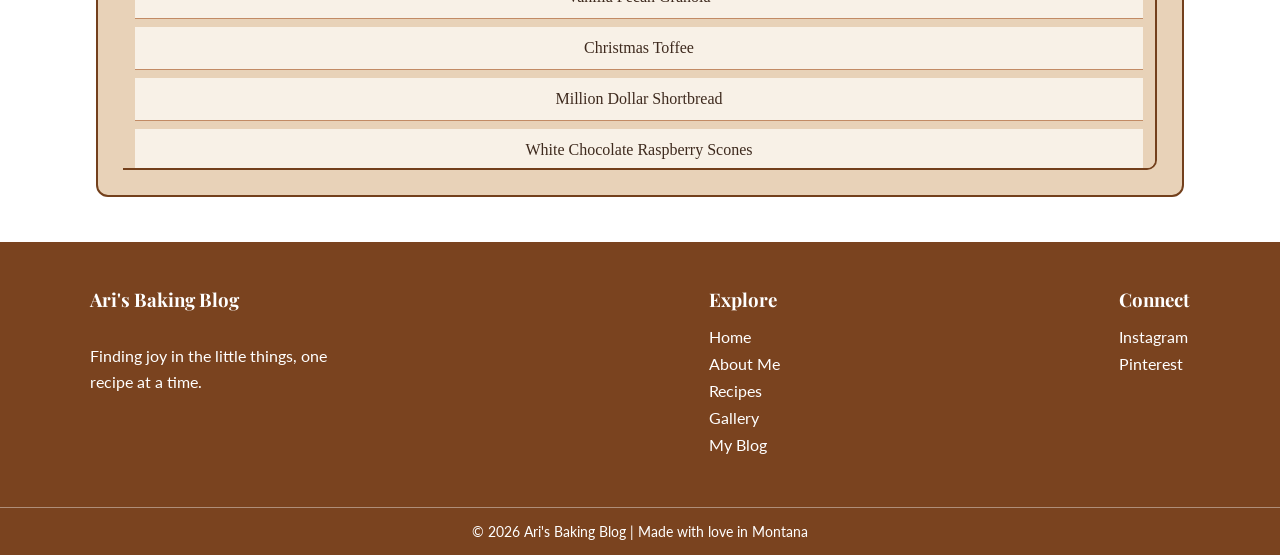
<file: fivepagews/recipes.html>
<!DOCTYPE html>
<html lang="en-US">

<head>
	<title>Ari's Baking Blog</title>
	
	<link rel="stylesheet" href="style.css">
	<link href="https://fonts.googleapis.com/css2?family=Playfair+Display+SC&display=swap" rel="stylesheet">

	<link href="https://fonts.googleapis.com/css2?family=Lato:wght@400;700&display=swap" rel="stylesheet">
	
<link href="https://fonts.googleapis.com/css2?family=Playfair+Display:wght@400;500;600&display=swap" rel="stylesheet">


</head>

<body>
	<!-- HEADER -->
	<header>

		<!-- NAVIGATION -->
		<nav>
			<a href="index.html">Home</a>
			<a href="about.html">About Me</a>
			<a href="recipes.html">Recipes</a>
			<a href="gallery.html">Gallery</a>
			<a href="blog.html">My Blog</a>
			
		</nav>
		
		<h1>Ari's Baking Blog</h1>
		
	</header>-->
	<main>
		<!--INTRODUCTION -->
		<section class="intro">
			<h2>My Recipes</h2>
			<p> 
				Here are some of my go-to recipes whenever I want to bake anything from sweet treats to homemade breads.
			</p>
		</section>
		
		<!-- BREADS -->
		<section class="recipe-category">
			<div class="category-title">
				<h3>Breads</h3>
			</div>
			
			<div class="recipe-box">
				<details>
					<summary class="recipe-link">Sourdough Bread</summary>
					
					<div class="recipe-content">
						<h4>Ingredients</h4>
						<ul>
							<li>Ingredient 1</li>
							<li>Ingredient 2</li>
						</ul>
						<h4>Directions</h4>
						<ol>
							<li>Your direction</li>
							<li>More directions</li>
						</ol>
					</div>
				</details>
				<details>
					<summary class="recipe-link">Challah</summary>
					
					<div class="recipe-content">
						<h4>Ingredients</h4>
						<ul>
							<li>2/3 cup water</li>
							<li>2 eggs</li>
							<li>2 tbsp. vegetable oil</li>
							<li>2 tbsp. sugar</li>
							<li>1 tsp. salt</li>
							<li>3 cups bread flour</li>
							<li>1 1/2 tsp. active dry yeast</li>
							<li>1 egg, beaten</li>
						</ul>
						<h4>Directions</h4>
						<ol>
							<li>Put the water, eggs, oil, sugar, salt, flour, and yeast in bread machine.</li>
							<li>Remove dough from machine and divide into 3 pieces.</li>
							<li>Role each piece into a rope about 14 inches ling and braid on a greased baking sheet.</li>
							<li>Cover and rise for about 45 minutes.</li>
							<li>Brush top with egg glaze and bake in a preheated 350F oven for 45 minutes.</li>
						</ol>
					</div>
				</details>
				<details>
				<summary class="recipe-link">Cinnamon Swirl Bread</summary>
					
					<div class="recipe-content">
						<h4>Ingredients</h4>
						<ul>
							<li>2 cups flour</li>
							<li>1/2 tsp. salt</li>
							<li>1 tsp. cinnamon</li>
							<li>1 tsp. baking powder</li>
							<li>1/2 tsp. baking soda</li>
							<li>8 tbsp. butter, melted</li>
							<li>1 cup sugar</li>
							<li>1 tsp. vanilla</li>
							<li>2 large eggs</li>
							<li>3/4 cup sourdough discard</li>
							<li><strong>Cinnamon Swirl:</strong> 1 tbsp. cinnamon + 1/2 cup brown sugar</li>
						</ul>
						<h4>Directions</h4>
						<ol>
							<li>Preheat oven to 350F.</li>
							<li>Grease loaf pan/line with parchment paper</li>
							<li>In a large mixing bowl, whisk the melted butter, sugar, vanilla, eggs, and sourdough.</li>
							<li>In a seperate bowl, combine the dry ingredients: flour, salt, cinnamon, baking powder, and baking soda.</li>
							<li>Gradually add the bowl of dry ingredients into the wet ingredients, then mix until just combined</li>
							<li>In a small bowl create the cinnamon swirl by mixing the cinnamon and brown sugar</li>
							<li>Add half of the batter to the pan, then sprinkle 1/2 of swirl mixture. Add remaining batter then sprinkle the remaining</li>
							<li>Using a knife or toothpick, make swirls to spread the cinnamon sugar</li>
							<li>Bake for 1 hour</li>
						</ol>
					</div>
				</details>
				<details>
					<summary class="recipe-link">Whole Wheat Honey Loaf</summary>
					<div class="recipe-content">
						<h4>Ingredients</h4>
						<ul>
							<li>1 3/4 cup water</li>
							<li>1 tsp. salt</li>
							<li>3 tbsp. oil</li>
							<li>4 tbsp. honey</li>
							<li>2 1/3 cups whole wheat flour</li>
							<li>2 1/3 cups bread flour</li>
							<li>2 tbsp. ground flaxseed (optional)</li>
							<li>2 tsp. dry active yeast</li>
						</ul>
						<h4>Directions</h4>
						<ol>
							<li>Put all ingredients in the bread machine in the order listed above.</li>
							<li>Choose the whole wheat setting on the machine and let the machine run.</li>
							<li>Take bread out and enjoy!</li>
						</ol>
					</div>
				</details>
			</div>
		</section>
		
		<!-- COOKIES -->
		<section class="recipe-category">
			<div class="category-title">
				<h3>Cookies</h3>
			</div>
			
			<div class="recipe-box">
				<details>
				<summary class="recipe-link">Bread Flour Chocolate Chip Cookies</summary>
				<div class="recipe-content">
						<h4>Ingredients</h4>
						<ul>
							<li>1 cup butter, cold and cut into cubes</li>
							<li>1 cup brown sugar</li>
							<li>1/2 cup sugar</li>
							<li>2 eggs, room temperature</li>
							<li>2 tsp. vanilla extract</li>
							<li>3 cups bread flour</li>
							<li>1 tbsp. cornstarch</li>
							<li>1 tsp. baking soda</li>
							<li>1 tsp. salt</li>
							<li>2 cups semi-sweet chocolate chips (I use Ghiradelli or Kirkland)</li>
							<li>2 cups milk chocolate chips(I use Ghiradelli or Kirkland)</li>
						</ul>
						<h4>Directions</h4>
						<ol>
							<li>Cream butter and sugar in a stand mixer until light.</li>
							<li>Add eggs one at a time. Make sure to beat well inbetween so everything is incorporated. Add the vanilla.</li>
							<li>Whisk the flour, cornstarch, baking soda, and salt in a seperate mixing bowl.</li>
							<li>Put all of the dry ingredients into the stand mixer that has the wet ingredients. Turn mixer on medium until the flour is just combined. (Don't overmix)</li>
							<li>Add chocolate chips and stir on low</li>
							<li>Scoop 2 tablespoons (I also measure 1.8 grams per cookie if I need them to look similar.) of dough onto a lined baking sheet. 
							Spread them 2 inches apart.</li>
							<li>Bake for 8 minutes. They may be a bit under baked, but they will finish cooking from the residual heat.</li>
							<li>Allow cookies to rest for 15 minutes before removing them from the cookie sheet</li>
						</ol>
					</div>
				</details>
				<details>
					<summary class="recipe-link">Peanut Butter Cookies</summary>
					<div class="recipe-content">
						<h4>Ingredients</h4>
						<ul>
							<li>1/2 cup shortening</li>
							<li>1/2 cup peanut butter</li>
							<li>1/2 cup granulated sugar</li>
							<li>1/2 cup brown sugar, packed</li>
							<li>1 egg</li>
							<li>1 1/4 cups Gold Medal Flour</li>
							<li>1/2 tsp. baking powder</li>
							<li>3/4 tsp. baking soda</li>
							<li>1/4 tsp. salt</li>
						</ul>
						<h4>Directions</h4>
						<ol>
							<li>Mix together the shortening, peanut butter, sugars, and egg.</li>
							<li>Blend all dry ingredients; stir into shortening mixture.</li>
							<li>Chill the dough for a minimum of 30 minutes.</li>
							<li>Heat oven to 375F. Roll dough in 1 1/4" balls. Place 3" apart on lightly greased baking sheet. Using a fork dipped in flour, flatten dough with a crisscross style.</li>
							<li>Bake for 10 to 12 minutes</li>
						</ol>
					</div>
				</details>
				<details>
					<summary class="recipe-link">No Bake Cookies</summary>
					<div class="recipe-content">
						<h4>Ingredients</h4>
						<ul>
							<li>1/2 cup salted butter</li>
							<li>1 3/4 cups granulated sugar</li>
							<li>1/3 cup unsweetened cocoa powder</li>
							<li>1/2 cup milk</li>
							<li>1 tsp vanilla extract</li>
							<li>2/3 cup creamy peanut butter</li>
							<li>3 cups quick oats</li>
						</ul>
						<h4>Directions</h4>
						<ol>
							<li>Using parchment paper, line two baking sheets.</li>
							<li>Combine butter, sugar, cocoa, and milk in a medium saucepan.</li>
							<li>Stir frequently over medium heat until it reaches a full boil.</li>
							<li>Boil the mixture for 1 minutes without stirring</li>
							<li>Remove from heat, then immediately add in vanilla, peanut butter, and quick oats.</li>
							<li>Once stirred and combined, scoop approximately 2 Tbsp of the mixture onto the lined sheets for each cookie.</li>
							<li>Allow the cookies to rest at room temperature for about 30 minutes or set them in the refrigerater for 20 minutes.</li>
							<li>After they are set you can store them at room temperature in an airtight container.</li>
						</ol>
					</div>
				</details>
				<details>
					<summary class="recipe-link">Gingersnaps</summary>
					<div class="recipe-content">
						<h4>Ingredients</h4>
						<ul>
							<li>3/4 cup shortening</li>
							<li>1 cup sugar</li>
							<li>1/4 cup light molasses</li>
							<li>1 beaten egg</li>
							<li>2 cups sifted flour</li>
							<li>2 tsp. baking soda</li>
							<li>1/4 tsp. salt</li>
							<li>1 tsp. cinnamon</li>
							<li>1 tsp. cloves</li>
							<li>1 tsp. ginger</li>
						</ul>
						<h4>Directions</h4>
						<ol>
							<li>Cream shortening and sugar</li>
							<li>Add molasses and egg. Beat well</li>
							<li>Sift dry ingreidents into a mixing bowl. Add to creamed mixture, mix well.</li>
							<li>Roll dough into approximately 1 1/2" balls. Dip into sugar.</li>
							<li>Place on greased sheet pan. Bake in a 375F oven for 7 minutes.</li>
						</ol>
					</div>
				</details>
			</div>
		</section>
			
		<!-- PIES -->
		<section class="recipe-category">
			<div class="category-title">
				<h3>Pies</h3>
			</div>
			
			<div class="recipe-box">
				<details>
					<summary class="recipe-link">Caramel Pecan Pie</summary>
					<div class="recipe-content">
						<h4>Ingredients</h4>
						<ul>
							<li>Ingredient 1</li>
							<li>Ingredient 2</li>
						</ul>
						<h4>Directions</h4>
						<ol>
							<li>Your direction</li>
							<li>More directions</li>
						</ol>
					</div>
				</details>
				<details>
					<summary class="recipe-link">Old Fashioned Apple Pie</summary>
					<div class="recipe-content">
						<h4>Ingredients</h4>
						<ul>
							<li>Pastry for 2-crust pie (I use Martha Stewart's)</li>
							<li>3/4 cup sugar (this may vary with tartness of apples)</li>
							<li>2 Tbsp. flour</li>
							<li>1 Tsp. cinnamon</li>
							<li>1/8 Tsp. nutmeg</li>
							<li>1/4 Tsp. salt</li>
							<li>6 cups sliced peeled apples</li>
							<li>2 Tbsp. butter or margarine</li>
						</ul>
						<h4>Directions</h4>
						<ol>
							<li>Mix together the sugar, flour, cinnamon, nutmeg, and salt.</li>
							<li>Cover and mix the apple slices in the sugar mixture.</li>
							<li>Place the apple slices in the pastry-line 9" pie pan.</li>
							<li>Dot butter throughout the top of the apples.</li>
							<li>Put top crust on and crimp the edges. Cut vents on the top.</li>
							<li>Brush an egg wash on the top. Heat oven to 425F and bake for 50-60 minutes.</li>
						</ol>
					</div>
				</details>
				<details>
					<summary class="recipe-link">Chocolate Pudding Pie</summary>
					<div class="recipe-content">
						<h4>Ingredients</h4>
						<ul>
							<li>1 cup sugar</li>
							<li>1/2 tbsp. flour</li>
							<li>2 tbsp. cocoa powder</li>
							<li>1 pinch salt</li>
							<li>2 cups milk</li>
							<li>2 egg yolks</li>
							<li>1 tsp. vanilla</li>
							<li>1 tsp. butter</li>
							<li>1 baked pastry crust</li>
						</ul>
						<h4>Directions</h4>
						<ol>
							<li>Stir dry ingredients in a medium saucepan.</li>
							<li>Add 1/3 cup of milk and stir.</li>
							<li>Add uneaten egg yolks to the mixture.</li>
							<li>Add rest of milk.</li>
							<li>Cook at medium high and stir constantly. Boil until thick.</li>
							<li>Turn off heat and add vanilla and butter.</li>
							<li>Put pudding in pastry crust and set in refrigerater.</li>
						</ol>
					</div>
				</details>
				<details>
					<summary class="recipe-link">Pumpkin Pie</summary>
					<div class="recipe-content">
						<h4>Ingredients</h4>
						<ul>
							<li>Ingredient 1</li>
							<li>Ingredient 2</li>
						</ul>
						<h4>Directions</h4>
						<ol>
							<li>Your direction</li>
							<li>More directions</li>
						</ol>
					</div>
				</details>
				
			</div>
		</section>
		
		<!-- CHEESECAKES -->
		<section class="recipe-category">
			<div class="category-title">
				<h3>Cheesecakes</h3>
			</div>
			
			<div class="recipe-box">
				<details>
					<summary class="recipe-link">Classic Cheesecake</summary>
					<div class="recipe-content">
						<h4>Ingredients</h4>
						<ul>
							<li>Ingredient 1</li>
							<li>Ingredient 2</li>
						</ul>
						<h4>Directions</h4>
						<ol>
							<li>Your direction</li>
							<li>More directions</li>
						</ol>
					</div>
				</details>
				<details>
					<summary class="recipe-link">Tiramisu Cheesecake</summary>
					<div class="recipe-content">
						<h4>Ingredients</h4>
						<ul>
							<li>Ingredient 1</li>
							<li>Ingredient 2</li>
						</ul>
						<h4>Directions</h4>
						<ol>
							<li>Your direction</li>
							<li>More directions</li>
						</ol>
					</div>
				</details>
				<details>
					<summary class="recipe-link">Strawberry Swirl Cheesecake</summary>
					<div class="recipe-content">
						<h4>Ingredients</h4>
						<ul>
							<li>Ingredient 1</li>
							<li>Ingredient 2</li>
						</ul>
						<h4>Directions</h4>
						<ol>
							<li>Your direction</li>
							<li>More directions</li>
						</ol>
					</div>
				</details>
				<details>
					<summary class="recipe-link">Coffee Cheesecake</summary>
					<div class="recipe-content">
						<h4>Ingredients</h4>
						<ul>
							<li>Ingredient 1</li>
							<li>Ingredient 2</li>
						</ul>
						<h4>Directions</h4>
						<ol>
							<li>Your direction</li>
							<li>More directions</li>
						</ol>
					</div>
				</details>
				<details>
					<summary class="recipe-link">Chocolate Cheesecake</summary>
					<div class="recipe-content">
						<h4>Ingredients</h4>
						<ul>
							<li>Ingredient 1</li>
							<li>Ingredient 2</li>
						</ul>
						<h4>Directions</h4>
						<ol>
							<li>Your direction</li>
							<li>More directions</li>
						</ol>
					</div>
				</details>
			</div>
		</section>
		<!-- RANDOMLY BAKED -->
		<section class="random-recipes">
			<h3>Randomly Baked</h3>
			<p>
				These are a few of my other recipes that don't fit into a category, but they are just too good to not share!
			</p>
			
			<div class="recipe-box">
				<details>
					<summary class="recipe-link">Vanilla Pecan Granola</summary>
					<div class="recipe-content">
						<h4>Ingredients</h4>
						<ul>
							<li>4 cups old fashioned oats</li>
							<li>1 1/2 cups pecans/nuts of choice (I use 3/4 cup pecans and 3/4 cup pumpkin seeds)</li>
							<li>2 tbsp. chia seeds</li>
							<li>1 tsp. salt</li>
							<li>1/2 tsp. cinnamon</li>
							<li>1/2 cup melted coconut oil</li>
							<li>1/2 cup melted honey</li>
							<li>1 tsp. vanilla</li>
							<li>2/3 cup dried cranberries/dried fruit of choice</li>
						</ul>
						<h4>Directions</h4>
						<ol>
							<li>Preheat oven to 350F.</li>
							<li>Mix dry ingredients in bowl.</li>
							<li>Add oil, honey, vanilla, and fruit into the dry ingredients.</li>
							<li>Dump onto a greased jelly roll pan.</li>
							<li>Press firm with spoon or hand.</li>
							<li>Bake for 22 minutes or until golden brown. Let cool then store in an airtight container
							(I use 2 mason jars)</li>
						</ol>
					</div>
				</details>
				<details>
					<summary class="recipe-link">Christmas Toffee</summary>
					<div class="recipe-content">
						<h4>Ingredients</h4>
						<ul>
							<li>1 package Honey Graham Crackers</li>
							<li>14 ounces milk chocolate</li>
							<li>1 cup butter</li>
							<li>1 cup brown sugar</li>
							<li>1 cup chooped pecans</li>
						</ul>
						<h4>Directions</h4>
						<ol>
							<li>Line a 9x13" pan with parchment paper. Preheat oven to 350F.</li>
							<li>Place the graham crackers on the bottom of pan to cover it.</li>
							<li>To make the toffee layer: Melt the butter in a large saucepan. Add the pecans and brown sugar, and stir constantly. Boil the mixture for 5 minutes, stirring constantly.</li>
							<li>Pour the toffee over the graham crackers and spread into an even layer. Bake this for 7 minutes.
							
						</ol>
					</div>
				</details>
				<details>
					<summary class="recipe-link">Million Dollar Shortbread</summary>
					<div class="recipe-content">
						<h4>Ingredients</h4>
						<ul>
							<li>Ingredient 1</li>
							<li>Ingredient 2</li>
						</ul>
						<h4>Directions</h4>
						<ol>
							<li>Your direction</li>
							<li>More directions</li>
						</ol>
					</div>
				</details>
				<details>
					<summary class="recipe-link">White Chocolate Raspberry Scones</summary>
					<div class="recipe-content">
						<h4>Ingredients</h4>
						<ul>
							<li>Ingredient 1</li>
							<li>Ingredient 2</li>
						</ul>
						<h4>Directions</h4>
						<ol>
							<li>Your direction</li>
							<li>More directions</li>
						</ol>
					</div>
				</details>
				<details>
					<summary class="recipe-link">Biscotti</summary>
					<div class="recipe-content">
						<h4>Ingredients</h4>
						<ul>
							<li>Ingredient 1</li>
							<li>Ingredient 2</li>
						</ul>
						<h4>Directions</h4>
						<ol>
							<li>Your direction</li>
							<li>More directions</li>
						</ol>
					</div>
				</details>
			</div>
		</section>
	</main>
	<!-- FOOTER -->
	<footer>

		<div class="footer-content">

			<div class="footer-section">
				<h3>Ari's Baking Blog</h3>

				<p>
					Finding joy in the little things,
                one recipe at a time.
				</p>
			</div>
	

			<div class="footer-section">
				<h3>Explore</h3>

				<a href="index.html">Home</a>
				<a href="about.html">About Me</a>
				<a href="recipes.html">Recipes</a>
				<a href="gallery.html">Gallery</a>
				<a href="blog.html">My Blog</a>
			</div>


			<div class="footer-section">
				<h3>Connect</h3>

				<a href="#">Instagram</a>
				<a href="https://pin.it/1eMkqSlVN"target="_blank">Pinterest</a>
			</div>

		</div>


		<div class="footer-bottom">

			<p>
				&copy; 2026 Ari's Baking Blog |
				Made with love in Montana
			</p>

		</div>

	</footer>
</body>
</html>
</file>
<file: bootstrapws/style.css>
body {
    font: 400 15px Lato, sans-serif;
    line-height: 1.8;
    color: #818181;
  }
  h2 {
    font-size: 24px;
    text-transform: uppercase;
    color: #303030;
    font-weight: 600;
    margin-bottom: 30px;
  }
  h4 {
    font-size: 19px;
    line-height: 1.375em;
    color: #303030;
    font-weight: 400;
    margin-bottom: 30px;
  }  
  .jumbotron {
    background-color: #E6EDE3;
    color: #293C31;
    padding: 100px 25px;
    font-family: Montserrat, sans-serif;
  }
  .jumbotron h1 {
	  font-size: 45px;
	  font-weight:bold;
	  letter-spacing:2px;
  }
  .jumbotron p {
	  font-size: 18px;
	  lettering-spacing: 1px;
  }
  #about h2 {
	  font-weight: bold;
	  letter-spacing: 2px;
  }
  #about h4 {
	  line-height: 1.6;
	  
  }
  #about img {
	  width: 100%;
	  height: 350px;
	  object-fit: cover;
	  margin-top:30px;
	  border-radius: 15px;
  }
  #fitness {
	  background-color: #E6EDE3;
	  color: #293C31;
	  padding: 60px 50px;
  }
  #fitness h2 {
	  font-weight: bold;
	  letter-spacing: 2px;
  }
  #fitness h4{
	  color: #526B57;
	  margin-bottom: 40px;
  }
  #fitness img {
	  width: 100%;
	  height: 250px;
	  object-fit: cover;
	  border-radius: 15px;
  }
  #fitness h3{
	  font-weight: bold;
	  margin-top: 20px;
  }
  #fitness p {
	  color: #526B57;
	  line-height: 1.7;
  }
  #wellness {
	  background-color: #E9E9DF;
	  color: #394638;
	  padding: 50px 10%;
  }
 #wellness-heading {
	 margin-bottom: 30px;
 }
 
 .wellness-heading h2 {
	 font-family: Georgia, serif;
	 font-size: 32px;
 }
 .wellness-heading p {
	 font-size: 16px;
	 color: #65705F;
 }
 .wellness-topic{
	 display: flex;
	 align-items: center;
	 gap: 25px;
	 padding: 18px 0;
	 border-bottom: 1px solid #C4C8B9;
 }
 .wellness-topic img {
	 width: 115px;
	 height: 100px;
	 object-fit: cover;
	 border-radius: 5px;
 }
 
 .wellness-text h3 {
	 margin-top: 0;
	 font-family: Gerogia, serif;
 }
 .wellness-text p {
	 color: #65705F;
	 font-size: 15px;
 }
 #contact {
	 background-color: #F3F0E9;
	 padding: 60px 15%;
	 color: #3E2A1E;
 }
 #contact h2 {
	 font-family: Georgia, serif;
	 font-size: 32px;
	 margin-bottom: 15px;
 }
 #contact p {
	 font-size: 16px;
	 margin-bottom: 30px;
 }
 #contact form {
	 max-width: 550px;
	 margin: 0 auto;
 }
 #contact .form-control {
	 padding: 12px;
	 height: auto;
	 border-radius: 5px;
	 border: 1px solid #D5D0C7;
	 box-shadow: none;
 }
 #contact textarea {
	 resize: vertical;
 }
 
 #contact .btn {
	 background-color: #66745E;
	 color: white;
	 border: none;
	 padding: 10px 25px;
	 border-radius: 5px;
 }
 #contact .btn-hover {
	 background-color: #4F5D48;
	 
 }
 #wellness-form {
	 background-color: #E9E9DF;
	 padding: 60px 15%;
	 color: #3E2A1E;
 }
 
 #wellness-form h2 {
	 font-family: Georgia, serif;
	 font-size: 32px;
	 margin-bottom: 12px;
 }
 
 #wellness-form p {
	 font-size: 16px;
	 margin-bottom: 30px;
 }
 
 #wellness-form form{
	 background-color:#FFFFFF;
	 max-width: 600px;
	 margin: 0 auto;
	 padding: 30px;
	 border-radius: 8px;
 }
 
 #wellness-form label {
	 font-weight: 600;
	 margin-bottom: 8px;
 }
 
 #wellness-form .form-control {
	 height: auto;
	 padding: 10px;
	 border-radius: 5px;
	 border: 1px solid #D5D0C7;
	 box-shadow: none;
 }
 
 #wellness-form .form-group {
	 margin-bottom: 22px;
 }
 
 #wellness-form input[type="radio"],
 #wellness-form input[type="checkbox"] {
	 margin-right: 8px;
 }
 
 #wellness-form .btn {
	 background-color: #66745E;
	 color: white;
	 border: none;
	 padding: 10px 25px;
	 border;radius: 5px;
 }
 
 #wellness-form .btn:hover {
	 background-color: #4F5D48;
 }
 
  /* CORE & CO. NAVIGATION */
  .navbar {
    margin-bottom: 0;
    background-color: #f7f8f4;
    z-index: 9999;
    border: none;
    font-size: 12px !important;
    line-height: 1.42857143 !important;
    letter-spacing: 4px;
    border-radius: 0;
    font-family: Montserrat, sans-serif;
	padding: 8px 0;
  }
 
  
  .nav-default .navbar-brand {
	  color: #293C31 !important;
	  font-size:23px;
	  font-weight: bold;
	  letter-spacing: 2px;
  }
  .navbar-default .navbar-nav li a {
	  color: #526b57 !important;
	  font-size: 13px;
	  letter-spacing: 1px;
  }
  .navbar-default .navbar-nav li a:hover, 
  .navbar-defaut .navbar-nav li.active a {
	  color: #293C31 !important;
	  background-color: #E6EDE3 !important;
  }
  .navbar-default .navbar-toggle {
	  border-color: transparent;
  }
  
 #footer { 
 background-color: #394638;
 color: white;
 text-align: center;
 padding: 35px 20px;
 }
 
 #footer h2{
	 font-family: Georgia, serif;
	 font-size: 28px;
	 letter-spacing: 2px;
	 margin-bottom: 12px;
	 color: #E6EDE3
 }
 .footer-links {
	 margins: 25px 0;
 }
 .footer-links a {
	 color: white;
	 text-decoration: none;
	 margin: 0 12px;
	 font-size: 14px;
 }
 
 .footer-links a:hover {
	 color: #C5D1BC
	 text-decoration: underline;
 }
 
 #footer hr {
	 border-color: #788573;
	 max-width: 700px;
 }
 
 #footer .copyright {
	 font-size: 12px;
	 margin-top: 20px;
 }
  @keyframes slide {
    0% {
      opacity: 0;
      transform: translateY(70%);
    } 
    100% {
      opacity: 1;
      transform: translateY(0%);
    }
  }
  @-webkit-keyframes slide {
    0% {
      opacity: 0;
      -webkit-transform: translateY(70%);
    } 
    100% {
      opacity: 1;
      -webkit-transform: translateY(0%);
    }
  }
  @media screen and (max-width: 768px) {
    .col-sm-4 {
      text-align: center;
      margin: 25px 0;
    }
    .btn-lg {
      width: 100%;
      margin-bottom: 35px;
    }
  }
  @media screen and (max-width: 480px) {
    .logo {
      font-size: 150px;
    }
  }
  </style>
</file>
<file: fivepagews/style.css>
/* GENERAL PAGE */
body {
	margin: 0;
	background-color: #ffffff;
	color: #3E2A1E;
	font-family: 'Lato', sans-serif;
}

/* HEADER */
header {
	background-color: #ffffff;
	text-align: center;
	padding-top: 25px;
	border-bottom: 2px solid #C28B65;
	padding-bottom: 8px;
	margin-bottom: 20px;
}

header h1 {
	color: #73401C;
	margin-bottom: 20px;
	font-family:"Playfair Display SC", serif;
	font-size: 48px;
	text-align: center;
	letter-spacing: 5px;
}


/* NAVIGATION */

nav {
	font-family:"Playfair Display SC", serif;
	text-decoration: none;
	background-color: #FBF5ED;
	padding: 15px;
}

nav a {
	display: inline-block;
	margin: 0 30px;
	border-radius: 8px;
	text-decoration: none !important;
	color: #73401C;
	
}

nav a:hover {
	color: #F8D6A0;
}

/* MAIN CONTENT */
main {
	width: 85%;
	max-width: 1100px;
	margin: auto;
}

/* INTRODUCTION */
.intro {
	text-align: center;
	padding: 40px 20px;
}

.intro h2 {
	color: #8B3A2E;
	font-family: 'Playfair Dispay';
	font-size: 30px;
}

/* WHAT YOU WILL FIND BOX */

.find-box {
	background-color: #FBF5ED;
	border: 2px solid #73401C;
	border-radius: 12px;
	padding: 25px;
	margin-bottom: 35px;
	text-align: center;
}

.find-box h2 {
	color: #73401C;
	font-family: 'Playfair Display';
}


.content-box {
	background-color: white;
	border: 2px solid #C28B65;
	border-radius: 10px;
	padding: 25px;
	width: 50%;
	margin-bottom: 20px;
}

.content-box h2 {
	color: #8B3A2E;
	font-family: 'Playfair Display';
}

.photo {
	background-color: #D8B0BC;
	height: 180px;
	display: flex;
	align-items: center;
	justify-content: center;
	color: #73401C;
	margin-bottom: 15px;
}

/* SCROLLING BLOG */
.blog-scroll {
	height: 220px;
	overflow-y: scroll;
	border: 1px solid #C28B65;
	padding: 15px;
	background-color: #F8F1E7;
	margin-bottom: 20px;
}

/* GALLERY */

.gallery-grid {
    display: grid;

    grid-template-columns: repeat(3, 1fr);

    gap: 15px;

    max-width: 1100px;

    margin: 40px auto;
}


.gallery-item {
    background-color: #E8D2B7;

    border: 2px solid #8B4A25;

    border-radius: 10px;

    padding: 10px;

    text-align: center;
}


.gallery-item img {
    width: 100%;

    height: 250px;

    object-fit: cover;

    border-radius: 5px;
}


.gallery-item h3 {
    color: #7A3F1D;

    margin-top: 5px;

    margin-bottom: 5px;
}


.gallery-item p {
    line-height: 1.5;

    margin: 0 5px 10px 5px;
	
}


/* RECIPE CATEGORY */

.recipe-category {
	display: flex;
	align-items: stretch;
	margin-bottom: 30px;
	font-family: 'Playfair Display', serif;
}


/* CATEGORY TITLE */

.category-title {
	width: 160px;
	
	display: flex;
	align-items: center;
	justify-content: center;
	
	background-color: #73401C;
	color: #F8E8D0;
	
	padding: 20px;
	
	border-radius: 10px 0 0 10px;
}


.category-title h3 {
	margin: 0;
	
	font-family: 'Playfair Display', serif;
	font-size: 22px;
	
	text-align: center;
}


/* RECIPE BOX */

.recipe-box {
	flex: 1;
	
	height: 180px;
	overflow-y: auto;
	
	padding: 12px;
	
	background-color: #E8D2B8;
	
	border: 2px solid #73401C;
	border-left: none;
	
	border-radius: 0 10px 10px 0;
}


/* INDIVIDUAL RECIPE LINKS */

.recipe-link {
	display: block;
	
	background-color: #F8F1E7;
	color: #3E2A1E !important;
	
	padding: 12px 15px;
	margin-bottom: 8px;
	
	border-bottom: 1px solid #C28B65;
	
	
	text-decoration: none !important;
	
	font-family: serif;
	font-size: 16px;
	transition: 0.2s;
}
/* REMOVE LINE FROM LAST RECIPE */
.recipe-link:last-child {
	border-bottom: none;
}

/* RECIPE HOVER */

.recipe-link:hover {
	background-color: #A84F32;
	color: #F8E8D0 !important;
	
	padding-left: 20px;
}


/* RANDOMLY BAKED */

.random-recipes {
	background-color: #E8D2B8;
	
	border: 2px solid #73401C;
	border-radius: 12px;
	
	padding: 25px;
	margin: 45px 0;
	
	text-align: center;
	font-family: 'Playfair Display', serif;
}


.random-recipes h3 {
	color: #73401C;
	
	font-family: 'Playfair Display', serif;
	font-size: 24px;
	
	margin-top: 0;
}


.random-recipes p {
	max-width: 650px;
	margin: 10px auto 25px auto;
}


/* RANDOM RECIPE LINKS */

.random-box {
	display: flex;
	flex-wrap: wrap;
	gap: 10px;
	justify-content: center;

}


.random-box .recipe-link {
	margin: 0;
	border: none;
}



/* BLOG LAYOUT */

.blog-layout {
	display: grid;
	grid-template-columns: 1fr 280px;
	gap: 30px;
	align-items: start;
	
}


/* BLOG POSTS AREA */

.blog-posts {
	min-width: 0;
}


/* LATEST BLOG */

.latest-blog {
	background-color: #E8D2B8;
	border: 2px solid #73401C;
	border-radius: 12px;
	padding: 30px;
	margin-bottom: 20px;

}

.blog-label {
	color: #8B3A2E;
	font-weight: bold;
	letter-spacing: 1px;
	margin-top: 40px;
}


.latest-blog h2 {
	color: #73401C;
	font-family: 'Playfair Display', serif;
	font-size: 28px;
	margin-bottom: 5px;
}


/* BLOG DATE */

.blog-date {
	color: #7A3F1D;
	font-size: 14px;
	font-style: italic;
	margin-top: 5px;
}


/* MONTH SECTION */

.month-section {
	margin-bottom: 40px;
}


.month-section > h2 {
	color: #73401C;
	font-family: 'Playfair Display', serif;
	font-size: 26px;
	border-bottom: 2px solid #C28B65;
	padding-bottom: 8px;
	margin-bottom: 20px;
}



/* INDIVIDUAL BLOG POST */

.blog-post {
	background-color: white;
	border: 1px solid #C28B65;
	border-radius: 10px;
	padding: 22px;
	margin-bottom: 18px;
}


.blog-post h3 {
	color: #8B3A2E;
	font-family: 'Playfair Display', serif;
	font-size: 21px;
	margin-top: 0;
	margin-bottom: 5px;
}


.blog-post p {
	line-height: 1.6;
}



/* BLOG BIO */

.blog-bio {
	background-color: #FBF5ED;
	border: 2px solid #73401C;
	border-radius: 12px;
	padding: 25px;
	position: sticky;
	top: 20px;
	margin-top: 40px;
}


.blog-bio h3 {
	color: #73401C;
	font-family: 'Playfair Display', serif;
	font-size: 23px;
	margin-top: 0;
	margin-bottom: 15px;
}


.blog-bio p {
	line-height: 1.6;
}

/* PAGE SETUP */
html, body {
	margin: 0;
	padding: 0;
	width: 100%;
}

/* INTRODUCTION SECTION */
.intro {
    padding: 40px;
}

.intro h2 {
    text-align: center;
    margin-bottom: 30px;
}

.intro-box {
   display: flex;
   flex-direction: column;
   gap: 20px;
   
   background-color: #F8F1E7;
   border: 2px solid #C98B6B;
   border-radius: 15px;
   
   padding: 30px;
   max-width: 1000px;
   margin: 0 auto;
}

.intro-images {
	width: 100%;
	display: flex;
	justify-content:center;
	gap: 15px;
}

.intro-images img {
	width: 200px;
	height: 250px;
	object-fit: cover;
	border-radius: 10px;
}


.intro-text {
    width: 100%;
	text-align: center;
}

.intro-text p {
    line-height: 1.7;
	margin-top: 0px;
	text-align: center;
}

/* SOCIALS */
.socials {
    padding: 50px 40px;
    text-align: center;
	
}

.socials h2 {
    margin-bottom: 15px;
}

.social-intro {
    max-width: 650px;
    margin: 0 auto 30px auto;
    line-height: 1.6;
}

.social-boxes {
    display: flex;
    justify-content: center;
    gap: 30px;
    max-width: 900px;
    margin: 0 auto;
}

.social-card {
    width: 45%;

    background-color: #F8F1E7;
    border: 2px solid #C98B6B;
    border-radius: 15px;

    padding: 30px;
}

.social-card h3 {
    margin-bottom: 15px;
}

.social-card p {
    line-height: 1.6;
    margin-bottom: 25px;
}

.social-button {
    display: inline-block;

    background-color: #8B5E4A;
    color: white;

    padding: 10px 20px;
    border-radius: 8px;

    text-decoration: none;
}

/* FOOTER */

footer {
    width: 100%;

    background-color: #7A431F;

    color: white;

    margin-top: 25px;
}


.footer-content {
    display: flex;

    justify-content: space-between;

    max-width: 1100px;

    margin: 0 auto;

    padding: 45px 40px;
}


.footer-section {
    display: flex;

    flex-direction: column;
}


.footer-section h3 {
    margin-top: 0;

    margin-bottom: 15px;
	
	font-family: 'Playfair Display';
}


.footer-section p {
    max-width: 280px;

    line-height: 1.6;
}


.footer-section a {
    color: white;

    text-decoration: none;

    margin-bottom: 8px;
}


.footer-section a:hover {
    text-decoration: underline;
}


.footer-bottom {
    border-top: 1px solid rgba(255, 255, 255, 0.4);

    text-align: center;

    padding: 15px;
}


.footer-bottom p {
    margin: 0;

    font-size: 14px;
}
</file>
